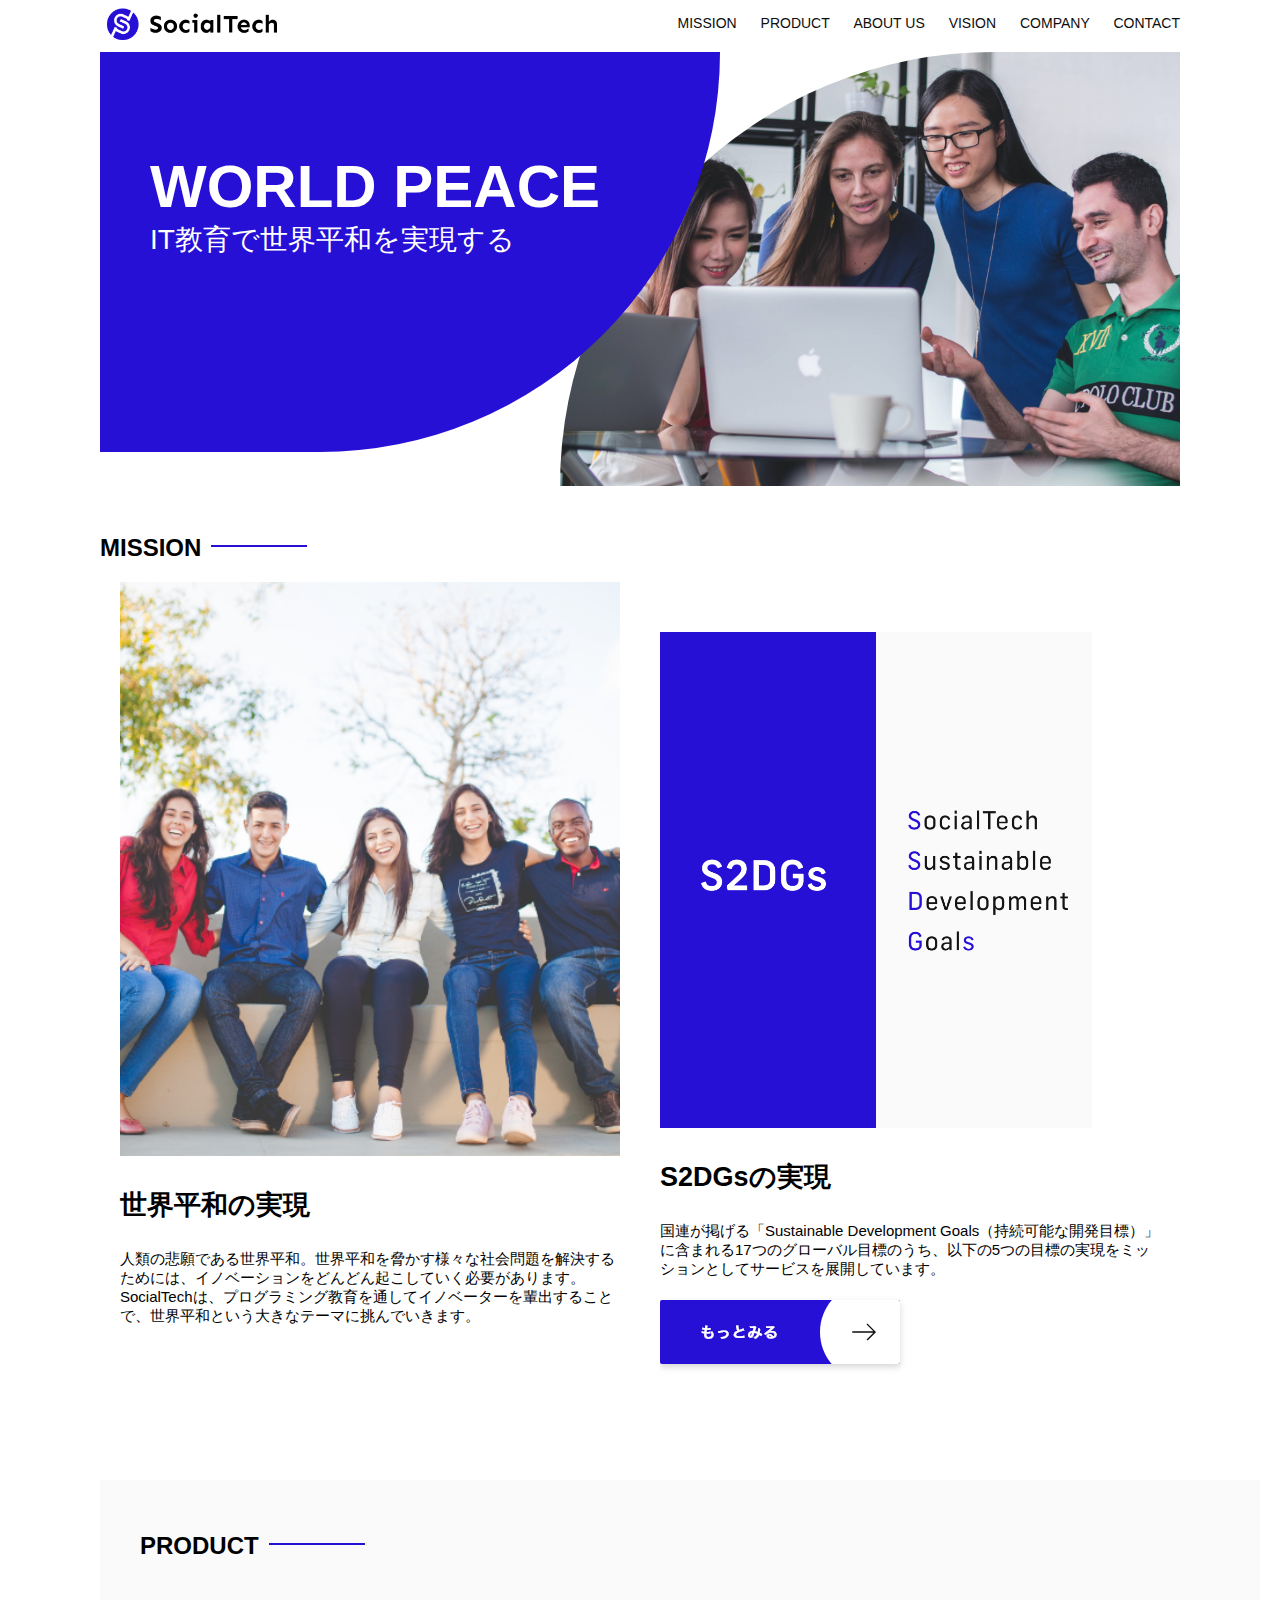
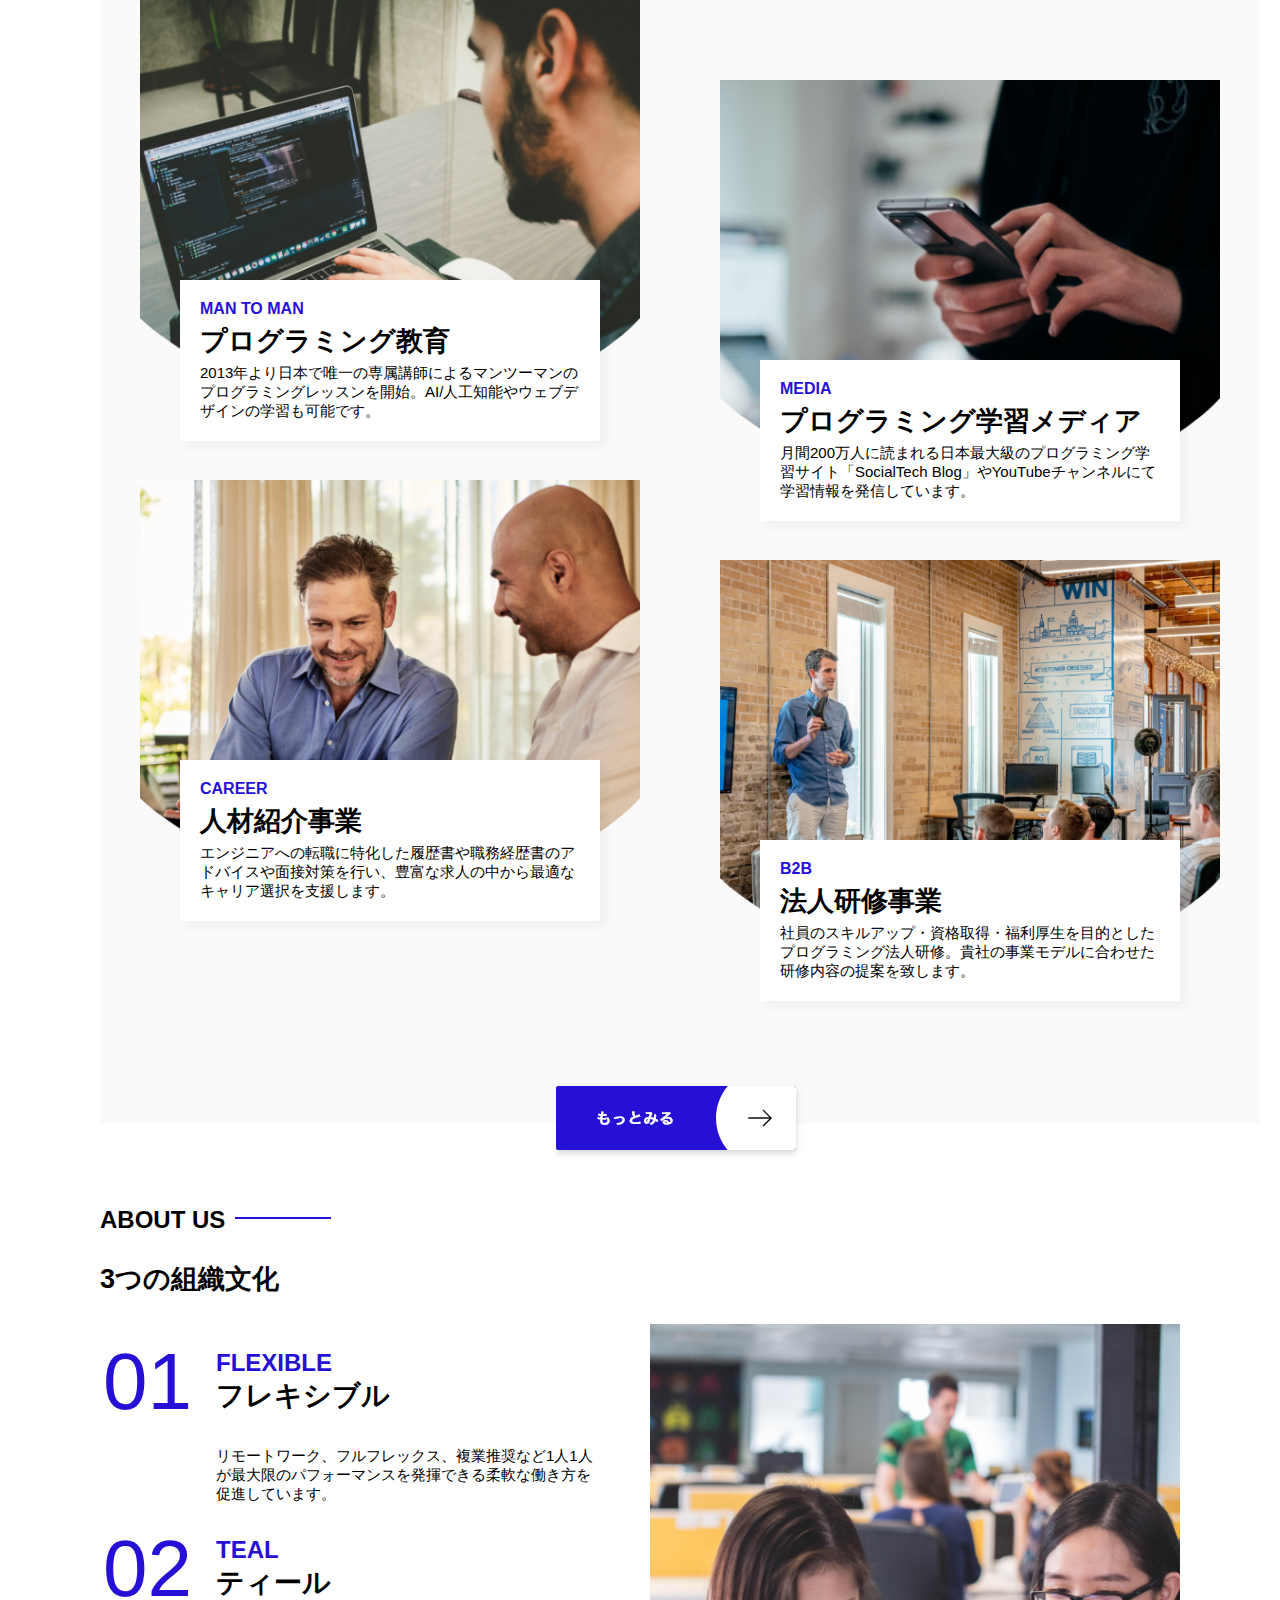
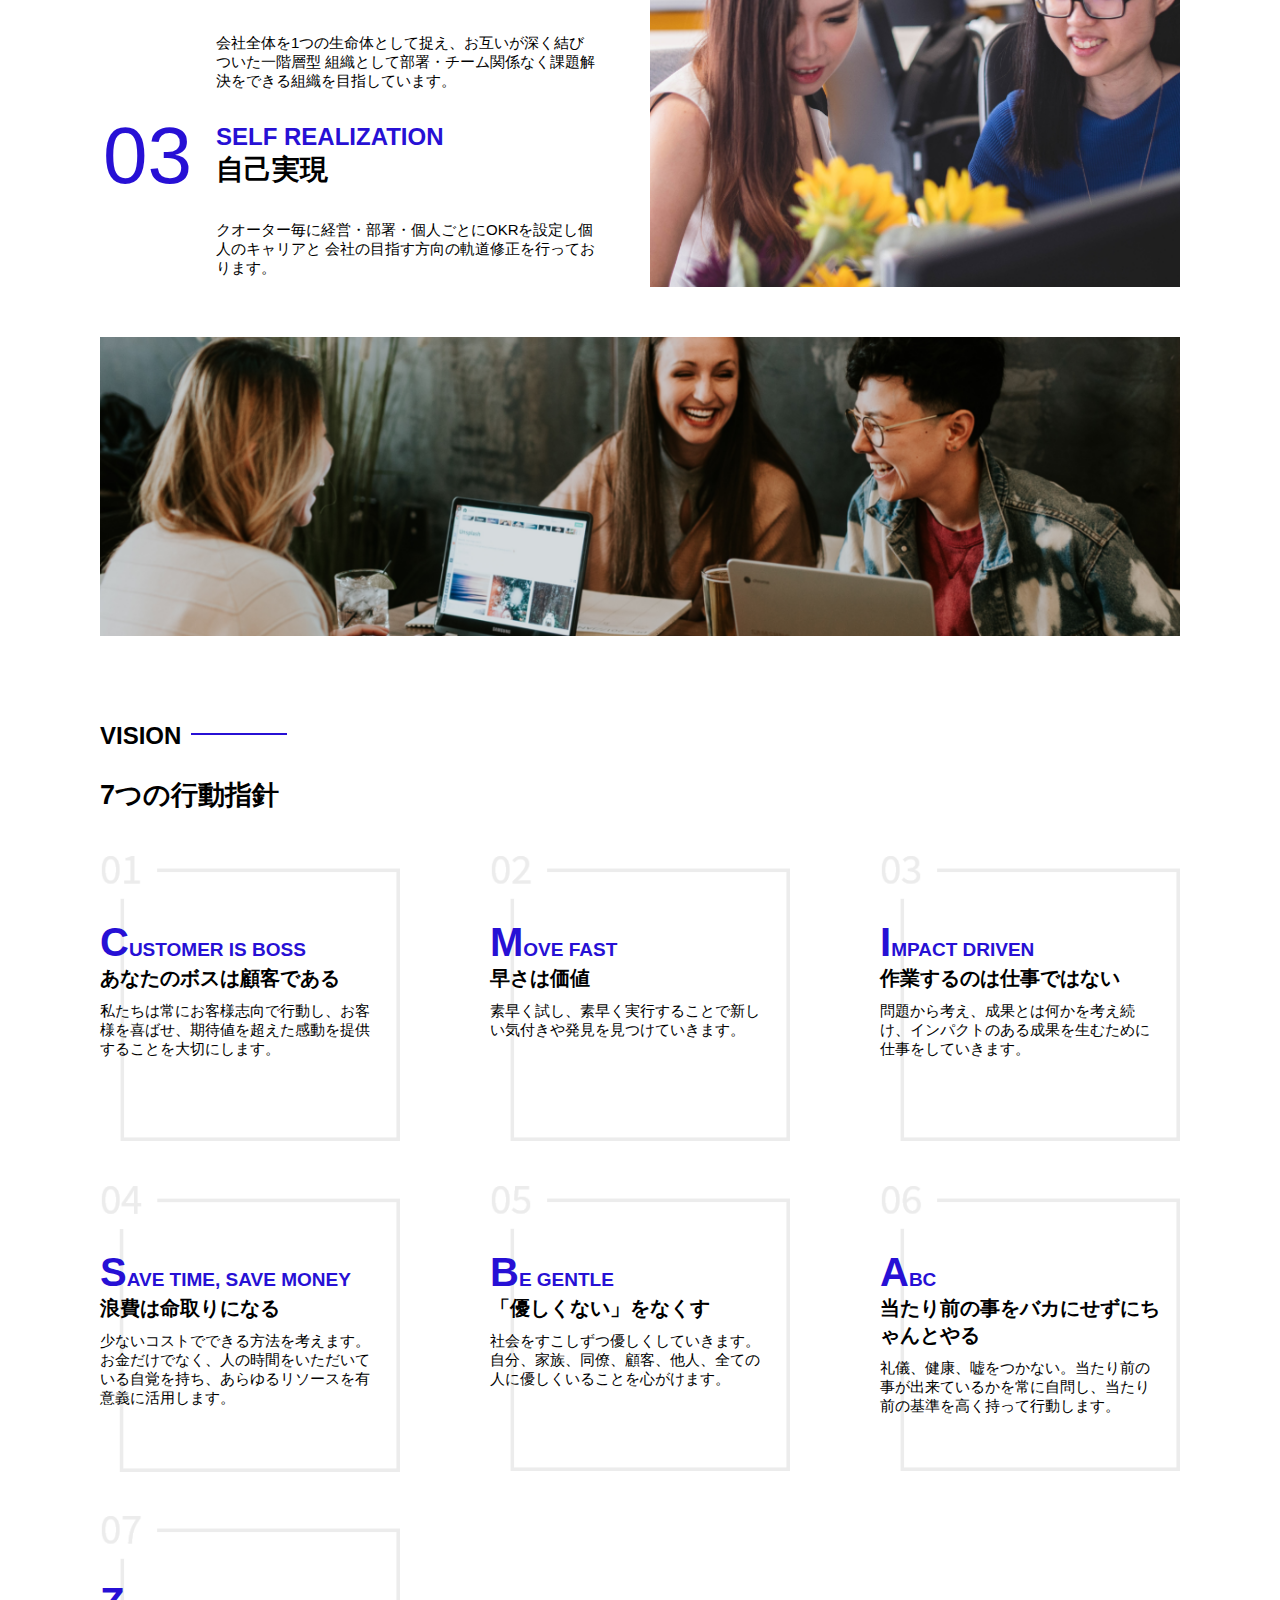
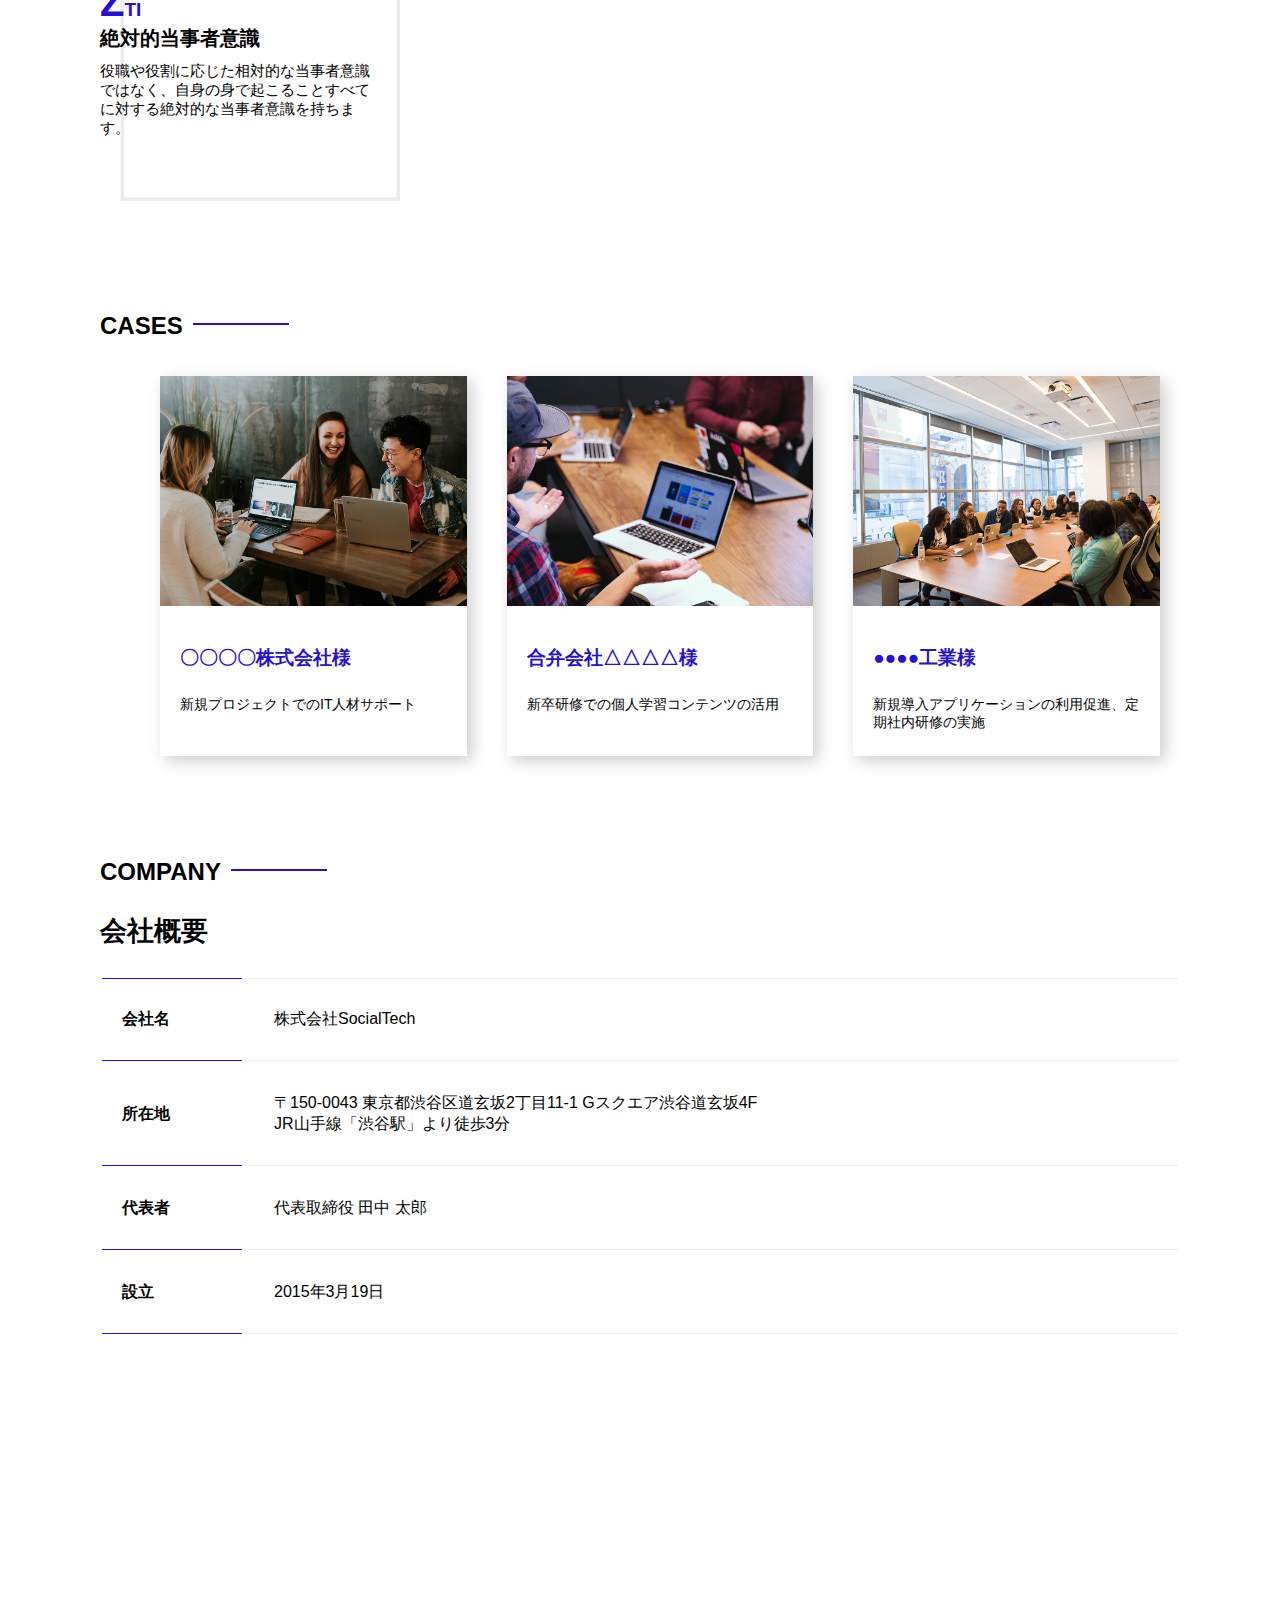
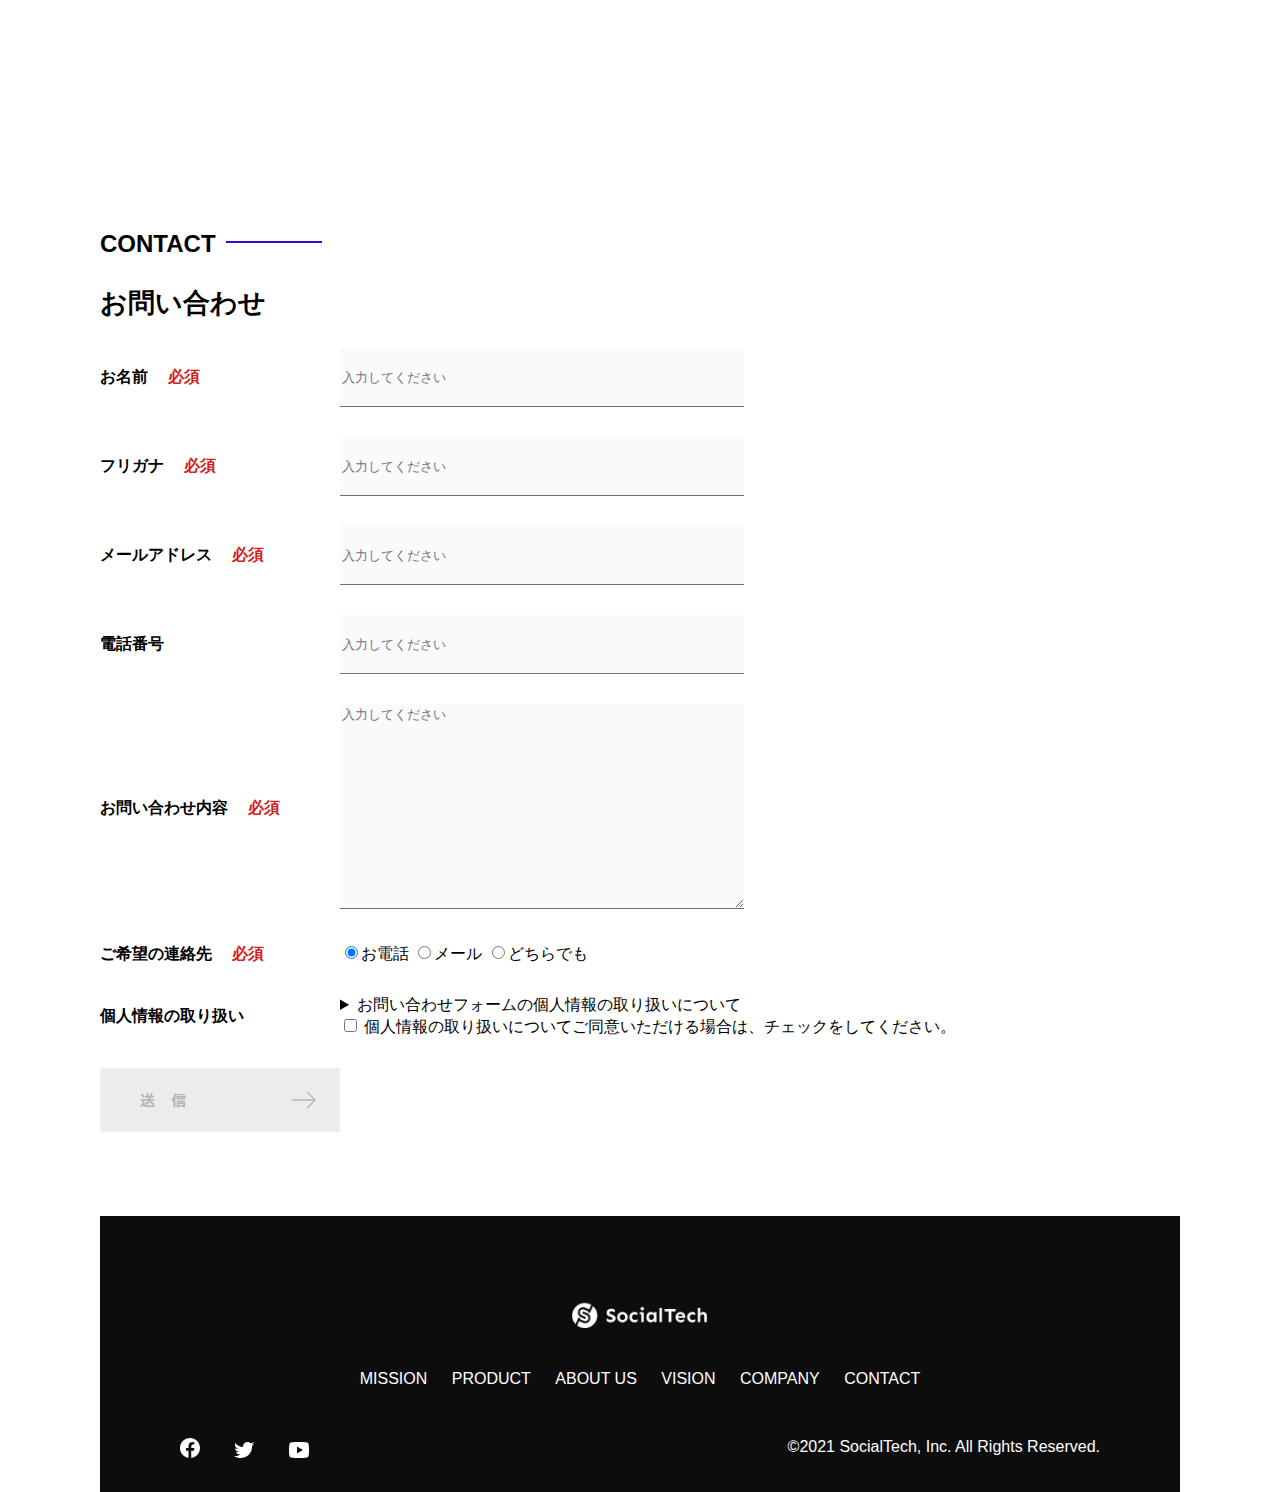
<file: kadai_012/index.html>
<!DOCTYPE html>
<html>
  <head>
    <title>SocialTech</title>
    <meta charset="UTF-8" />
    <meta
      name="description"
      content="SocialTechはEdTech業界のリーディングカンパニーを目指します。"
    />
    <meta name="viewport" content="width=device-width, initial-scale=1.0" />
    <link rel="stylesheet" href="style.css" />
  </head>
  <body>
    <!-- ヘッダー -->
    <header>
      <!-- ロゴ -->
      <a href="index.html" id="logo"
        ><img src="images/logo.png" alt="トップページに戻る"
      /></a>

      <!-- PC用ナビゲーション -->
      <nav id="nav-pc">
        <a href="mission.html">MISSION</a>
        <a href="product.html">PRODUCT</a>
        <a href="index.html#aboutus">ABOUT US</a>
        <a href="index.html#vision">VISION</a>
        <a href="index.html#company">COMPANY</a>
        <a href="index.html#contact">CONTACT</a>
      </nav>
    </header>
    <main>
      <article>
        <!-- メインビジュアル -->
        <section id="main-visual">
          <div id="main-message">
            <h1>WORLD PEACE</h1>
            <p>IT教育で世界平和を実現する</p>
          </div>
          <img
            src="images/index/index-main.png"
            alt="PCの周りに集まる多国籍の仲間たち"
          />
        </section>
        <!--ミッション-->
        <section id="mission">
          <h2 class="index-h2">MISSION</h2>
          <div id="mission-flex">
            <div>
              <img
                id="mission-photo"
                src="images/index/index-mission.png"
                alt="屋外のベンチで写真を撮影する多国籍の仲間たち"
              />
              <h3>世界平和の実現</h3>
              <p>
                人類の悲願である世界平和。世界平和を脅かす様々な社会問題を解決するためには、イノベーションをどんどん起こしていく必要があります。SocialTechは、プログラミング教育を通してイノベーターを輩出することで、世界平和という大きなテーマに挑んでいきます。
              </p>
            </div>
            <div>
              <img id="s2dgs" src="images/index/s2dgs.png" alt="S2DGs" />
              <h3>S2DGsの実現</h3>
              <p>
                国連が掲げる「Sustainable Development
                Goals（持続可能な開発目標）」に含まれる17つのグローバル目標のうち、以下の5つの目標の実現をミッションとしてサービスを展開しています。
              </p>
              <a href="mission.html">
                <img src="images/button-more.png" alt="もっとみる" />
              </a>
            </div>
          </div>
        </section>
        <!-- プロダクト -->
        <section id="product">
          <h2 class="index-h2">PRODUCT</h2>
          <div>
            <div id="product-left">
              <div>
                <img
                  class="product-photo"
                  src="images/index/index-mantoman.png"
                  alt="PCでコードを書く男性"
                />
                <div class="product-explain">
                  <span>MAN TO MAN</span>
                  <h3>プログラミング教育</h3>
                  <p>
                    2013年より日本で唯一の専属講師によるマンツーマンのプログラミングレッスンを開始。AI/人工知能やウェブデザインの学習も可能です。
                  </p>
                </div>
              </div>
              <div>
                <img
                  class="product-photo"
                  src="images/index/index-career.png"
                  alt="笑顔で話し合う2人の男性"
                />
                <div class="product-explain">
                  <span>CAREER</span>
                  <h3>人材紹介事業</h3>
                  <p>
                    エンジニアへの転職に特化した履歴書や職務経歴書のアドバイスや面接対策を行い、豊富な求人の中から最適なキャリア選択を支援します。
                  </p>
                </div>
              </div>
            </div>
            <div id="product-right">
              <div>
                <img
                  class="product-photo"
                  src="images/index/index-media.png"
                  alt="スマートフォンを操作する人"
                />
                <div class="product-explain">
                  <span>MEDIA</span>
                  <h3>プログラミング学習メディア</h3>
                  <p>
                    月間200万人に読まれる日本最大級のプログラミング学習サイト「SocialTech
                    Blog」やYouTubeチャンネルにて学習情報を発信しています。
                  </p>
                </div>
              </div>
              <div>
                <img
                  class="product-photo"
                  src="images/index/index-b2b.png"
                  alt="講演中の男性とそれを聴く人々"
                />
                <div class="product-explain">
                  <span>B2B</span>
                  <h3>法人研修事業</h3>
                  <p>
                    社員のスキルアップ・資格取得・福利厚生を目的としたプログラミング法人研修。貴社の事業モデルに合わせた研修内容の提案を致します。
                  </p>
                </div>
              </div>
            </div>
          </div>
          <div>
            <a id="product-more" href="product.html">
              <img src="images/button-more.png" alt="もっとみる" />
            </a>
          </div>
        </section>
        <!---ABOUT US-->
        <section id="aboutus">
          <h2 class="index-h2">ABOUT US</h2>
          <h3>3つの組織文化</h3>
          <div>
            <table class="culture-table">
              <tr>
                <td>
                  <span class="culture-num">01</span>
                </td>
                <td>
                  <span class="culture-en">FLEXIBLE</span>
                  <span class="culture-jp">フレキシブル</span>
                </td>
              </tr>
              <tr>
                <td>
                  <!--空のセル-->
                </td>
                <td>
                  <p class="culture-description">
                    リモートワーク、フルフレックス、複業推奨など1人1人が最大限のパフォーマンスを発揮できる柔軟な働き方を促進しています。
                  </p>
                </td>
              </tr>
              <tr>
                <td>
                  <span class="culture-num">02</span>
                </td>
                <td>
                  <span class="culture-en">TEAL</span>
                  <span class="culture-jp">ティール</span>
                </td>
              </tr>
              <tr>
                <td>
                  <!--空のセル-->
                </td>
                <td>
                  <p class="culture-description">
                    会社全体を1つの生命体として捉え、お互いが深く結びついた一階層型
                    組織として部署・チーム関係なく課題解決をできる組織を目指しています。
                  </p>
                </td>
              </tr>
              <tr>
                <td>
                  <span class="culture-num">03</span>
                </td>
                <td>
                  <span class="culture-en">SELF REALIZATION</span>
                  <span class="culture-jp">自己実現</span>
                </td>
              </tr>
              <tr>
                <td>
                  <!--空のセル-->
                </td>
                <td>
                  <p class="culture-description">
                    クオーター毎に経営・部署・個人ごとにOKRを設定し個人のキャリアと
                    会社の目指す方向の軌道修正を行っております。
                  </p>
                </td>
              </tr>
            </table>
            <img
              class="culture-img"
              src="images/index/index-aboutus1.png"
              alt="笑顔で話し合う2人の女性"
            />
          </div>
          <img
            class="culture-img2"
            src="images/index/index-aboutus2.png"
            alt="笑顔で話し合う3人の男女"
          />
        </section>
        <!-- VISION -->
        <section id="vision">
          <h2 class="index-h2">VISION</h2>
          <h3>7つの行動指針</h3>
          <div>
            <div class="vision-box">
              <img src="images/index/vision-01.png" alt="01" />
              <span>
                <h4>CUSTOMER IS BOSS</h4>
                <h5>あなたのボスは顧客である</h5>
                <p>
                  私たちは常にお客様志向で行動し、お客様を喜ばせ、期待値を超えた感動を提供することを大切にします。
                </p>
              </span>
            </div>
            <div class="vision-box">
              <img src="images/index/vision-02.png" alt="02" />
              <span>
                <h4>MOVE FAST</h4>
                <h5>早さは価値</h5>
                <p>
                  素早く試し、素早く実行することで新しい気付きや発見を見つけていきます。
                </p>
              </span>
            </div>
            <div class="vision-box">
              <img src="images/index/vision-03.png" alt="03" />
              <span>
                <h4>IMPACT DRIVEN</h4>
                <h5>作業するのは仕事ではない</h5>
                <p>
                  問題から考え、成果とは何かを考え続け、インパクトのある成果を生むために仕事をしていきます。
                </p>
              </span>
            </div>
            <div class="vision-box">
              <img src="images/index/vision-04.png" alt="04" />
              <span>
                <h4>SAVE TIME, SAVE MONEY</h4>
                <h5>浪費は命取りになる</h5>
                <p>
                  少ないコストでできる方法を考えます。お金だけでなく、人の時間をいただいている自覚を持ち、あらゆるリソースを有意義に活用します。
                </p>
              </span>
            </div>
            <div class="vision-box">
              <img src="images/index/vision-05.png" alt="05" />
              <span>
                <h4>BE GENTLE</h4>
                <h5>「優しくない」をなくす</h5>
                <p>
                  社会をすこしずつ優しくしていきます。自分、家族、同僚、顧客、他人、全ての人に優しくいることを心がけます。
                </p>
              </span>
            </div>
            <div class="vision-box">
              <img src="images/index/vision-06.png" alt="06" />
              <span>
                <h4>ABC</h4>
                <h5>当たり前の事をバカにせずにちゃんとやる</h5>
                <p>
                  礼儀、健康、嘘をつかない。当たり前の事が出来ているかを常に自問し、当たり前の基準を高く持って行動します。
                </p>
              </span>
            </div>
            <div class="vision-box">
              <img src="images/index/vision-07.png" alt="07" />
              <span>
                <h4>ZTI</h4>
                <h5>絶対的当事者意識</h5>
                <p>
                  役職や役割に応じた相対的な当事者意識ではなく、自身の身で起こることすべてに対する絶対的な当事者意識を持ちます。
                </p>
              </span>
            </div>
          </div>
        </section>
        <!-- CASES -->
        <section id="cases">
          <h2 class="index-h2">CASES</h2>
          <ul>
            <li class="case-card">
              <img class="case-img" src="images/index/case-1.png" alt="仲良く語り合う3人">
              <div class="case-info">
                <h4 class="case-name">〇〇〇〇株式会社様</h4>
                <p class="case-content">新規プロジェクトでのIT人材サポート</p>
              </div>
            </li>
            <li class="case-card">
              <img class="case-img" src="images/index/case-2.png" alt="PCでコンテンツを見る">
              <div class="case-info">
                <h4 class="case-name">合弁会社△△△△様</h4>
                <p class="case-content">新卒研修での個人学習コンテンツの活用</p>
              </div>
            </li>
            <li class="case-card">
              <img class="case-img" src="images/index/case-3.png" alt="社内研修中の会議室">
              <div class="case-info">
                <h4 class="case-name">●●●●工業様</h4>
                <p class="case-content">新規導入アプリケーションの利用促進、定期社内研修の実施</p>
              </div>
            </li>
          </ul>
        </section>

        <!-- COMPANY -->
        <section id="company">
          <h2 class="index-h2">COMPANY</h2>
          <h3>会社概要</h3>
          <table id="company-table">
            <tr>
              <th class="tableheader-first">会社名</th>
              <td class="cell-first">株式会社SocialTech</td>
            </tr>
            <tr>
              <th class="tableheader">所在地</th>
              <td class="cell">
                〒150-0043 東京都渋谷区道玄坂2丁目11-1 Gスクエア渋谷道玄坂4F<br />JR山手線「渋谷駅」より徒歩3分
              </td>
            </tr>
            <tr>
              <th class="tableheader">代表者</th>
              <td class="cell">代表取締役 田中 太郎</td>
            </tr>
            <tr>
              <th class="tableheader">設立</th>
              <td class="cell">2015年3月19日</td>
            </tr>
          </table>
          <iframe
            src="https://www.google.com/maps/embed?pb=!1m18!1m12!1m3!1d3241.7759544892483!2d139.69399665123464!3d35.65789123876098!2m3!1f0!2f0!3f0!3m2!1i1024!2i768!4f13.1!3m3!1m2!1s0x60188caa0042e8d1%3A0xba130bea826a7aa2!2z44CSMTUwLTAwNDMg5p2x5Lqs6YO95riL6LC35Yy66YGT546E5Z2C77yS5LiB55uu77yR77yR4oiS77yR!5e0!3m2!1sja!2sjp!4v1636872991912!5m2!1sja!2sjp"
            style="border: 0"
            allowfullscreen=""
            loading="lazy"
          >
          </iframe>
        </section>
        <!-- お問い合わせフォーム -->
        <section id="contact">
          <h2 class="index-h2">CONTACT</h2>
          <h3>お問い合わせ</h3>
          <form>
            <div>
              <div class="contact-heading">
                <label class="contact-label"
                  >お名前<span class="contact-span">必須</span></label
                >
              </div>
              <div class="contact-form">
                <input
                  type="text"
                  name="name"
                  placeholder="入力してください"
                  class="contact-textbox"
                />
              </div>
            </div>
            <div>
              <div class="contact-heading">
                <label class="contact-label"
                  >フリガナ<span class="contact-span">必須</span></label
                >
              </div>
              <div>
                <input
                  type="text"
                  name="hurigana"
                  placeholder="入力してください"
                  class="contact-textbox"
                />
              </div>
            </div>
            <div>
              <div class="contact-heading">
                <label class="contact-label"
                  >メールアドレス<span class="contact-span">必須</span></label
                >
              </div>
              <div>
                <input
                  type="text"
                  name="email"
                  placeholder="入力してください"
                  class="contact-textbox"
                />
              </div>
            </div>
            <div>
              <div class="contact-heading">
                <label class="contact-label">電話番号</label>
              </div>
              <div>
                <input
                  type="text"
                  name="tel"
                  placeholder="入力してください"
                  class="contact-textbox"
                />
              </div>
            </div>
            <div>
              <div class="contact-heading">
                <label class="contact-label"
                  >お問い合わせ内容<span class="contact-span">必須</span></label
                >
              </div>
              <div>
                <textarea
                  class="contact-textarea"
                  placeholder="入力してください"
                  name="message"
                ></textarea>
              </div>
            </div>
            <div>
              <div class="contact-heading">
                <label class="contact-label"
                  >ご希望の連絡先<span class="contact-span">必須</span></label
                >
              </div>
              <div>
                <input
                  class="radiobutton"
                  type="radio"
                  value="tel"
                  name="contact"
                  checked
                /><label>お電話</label>
                <input
                  class="radiobutton"
                  type="radio"
                  value="mail"
                  name="contact"
                /><label>メール</label>
                <input
                  class="radiobutton"
                  type="radio"
                  value="both"
                  name="contact"
                /><label>どちらでも</label>
              </div>
            </div>
            <div>
              <div class="contact-heading">
                <label class="contact-label">個人情報の取り扱い</label>
              </div>
              <div>
                <details>
                  <summary>
                    お問い合わせフォームの個人情報の取り扱いについて
                  </summary>
                  <div>
                    <span>１．組織の名称又は氏名</span><br />
                    株式会社SocialTech<br /><br />
                    <span
                      >２．個人情報保護管理者（若しくはその代理人）の氏名又は職名、所属及び連絡先
                      鈴木 一郎 コーポレート部</span
                    ><br />
                    メールアドレス：support@socialtech.net<br />
                    TEL：03-xxxx-xxxx<br />
                    <span>３．個人情報の利用目的</span><br />
                    ・本サービス及び本サービスに関連する情報の提供又はそれらに関する連絡のため<br />
                    ・ユーザーの本人確認のため<br />
                    ・当社サービスのご案内のため<br />
                    ・当社の商品等の広告または宣伝（電子メールによるものを含むものとします。）<br /><br />
                    <span>４．個人情報の取り扱い業務の委託</span><br />
                    個人情報の取扱業務の全部または一部を外部に業務委託する場合があります。<br />
                    その際、弊社は、個人情報を適切に保護できる管理体制を敷き実行していることを条件として<br />
                    委託先を厳選したうえで、機密保持契約を委託先と締結し、お客様の個人情報を厳密に管理させます。<br /><br />
                    <span>５．個人情報の開示等の請求</span><br />
                    お客様は、弊社に対してご自身の個人情報の開示等（利用目的の通知、開示、内容の訂正・追加・削除、利用の停止または消去、第三者への提供の停止）に関して、当社問合わせ窓口に申し出ることができます。<br />
                    その際、弊社はお客様ご本人を確認させていただいたうえで、合理的な期間内に対応いたします。<br /><br />
                    なお、個人情報に関する弊社問合わせ先は、次の通りです。<br /><br />
                    株式会社SocialTech　個人情報問合せ窓口<br />
                    〒150-0043　東京都渋谷区道玄坂2丁目11-1 Ｇスクエア渋谷道玄坂
                    4F<br />
                    メールアドレス：support@socialtech.net　TEL：03-xxxx-xxxx<br /><br />
                    <span>６．個人情報を提供されることの任意性について</span
                    ><br /><br />
                    お客様がご自身の個人情報を弊社に提供されるか否かは、お客様のご判断によりますが、もしご提供されない場合には、適切なサービスが提供できない場合がありますので予めご了承ください。
                  </div>
                </details>
                <input type="checkbox" name="agree" />
                <span
                  >個人情報の取り扱いについてご同意いただける場合は、チェックをしてください。</span
                >
              </div>
            </div>
            <input
              type="image"
              value="Submit"
              src="images/button-submit.png"
              alt="送信する"
            />
          </form>
        </section>
      </article>
      <footer>
        <div id="footer-logo">
          <img src="images/logo-sp.png" alt="SocialTech" />
        </div>
        <div id="footer-link">
          <a href="mission.html">MISSION</a>
          <a href="product.html">PRODUCT</a>
          <a href="index.html#aboutus">ABOUT US</a>
          <a href="index.html#vision">VISION</a>
          <a href="index.html#company">COMPANY</a>
          <a href="index.html#contact">CONTACT</a>
        </div>
        <div id="sns-footer">
          <a href="https://www.facebook.com/sejuku2013"
            ><img src="images/button-facebook.png" alt="Facebookのリンク"
          /></a>
          <a href="https://twitter.com/samuraijuku"
            ><img src="images/button-twitter.png" alt="Twitterのリンク"
          /></a>
          <a href="https://www.youtube.com/channel/UCCFOQO5aDK0xXam4cUQXT8g"
            ><img src="images/button-youtube.png" alt="YouTubeのリンク"
          /></a>
          <span id="copyright"
            >&copy;2021 SocialTech, Inc. All Rights Reserved.
          </span>
        </div>
      </footer>
    </main>
  </body>
</html>
</file>
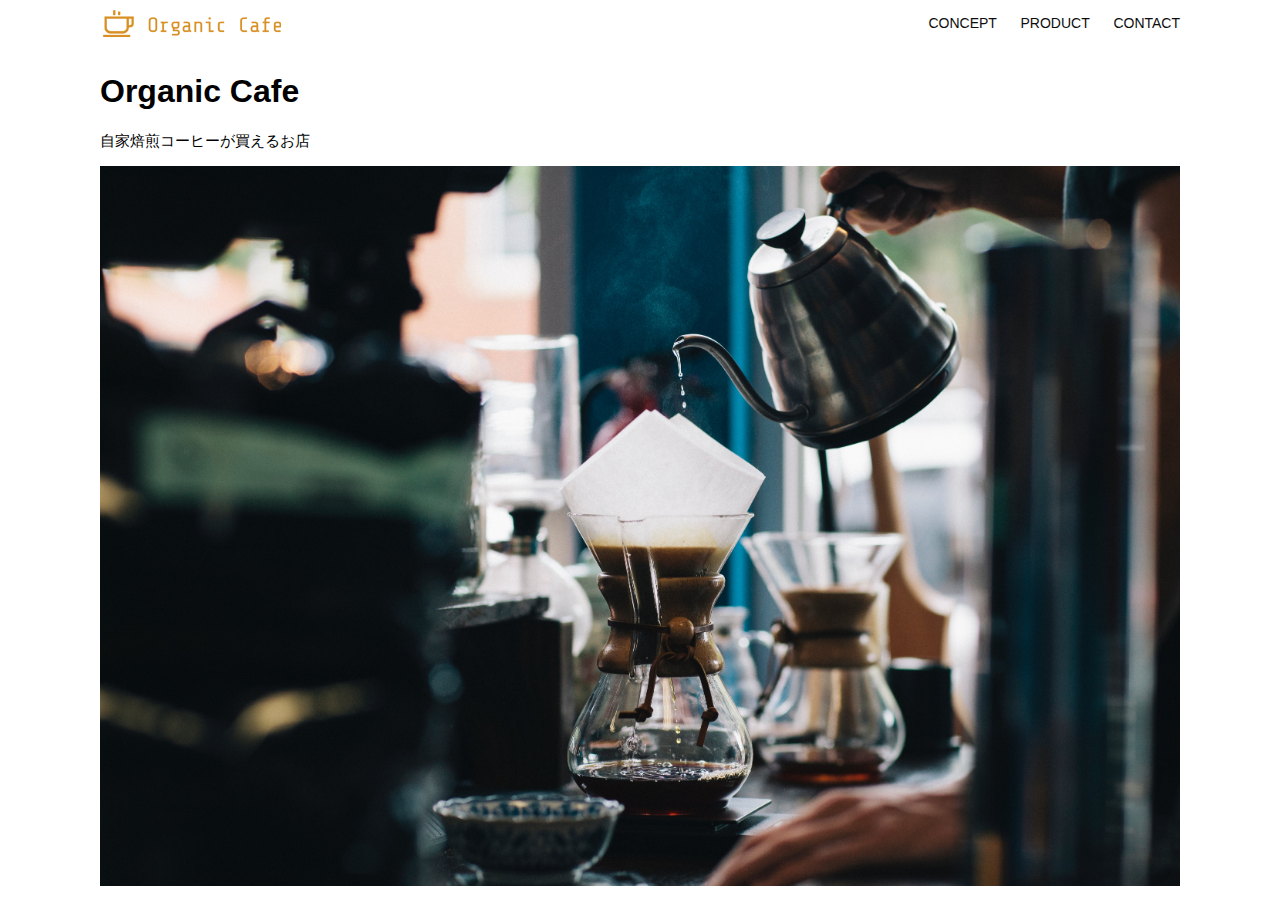
<file: kadai_013/index.html>
<!DOCTYPE html>
<html>
  <head>
    <title>Organic Cafe</title>
    <meta charset="UTF-8" />
    <meta
      name="description"
      content="自家焙煎のコーヒーがお家で楽しめるOrganic Cafe"
    />
    <meta name="viewport" content="width=device-width, initial-scale=1.0" />
    <link rel="stylesheet" href="style.css" />
  </head>
  <body>
    <!-- ヘッダー -->
    <header>
      <!-- ロゴ -->
      <a href="index.html" id="logo"
        ><img src="images/logo.png" alt="トップページに戻る"
      /></a>

      <!-- PC用ナビゲーション -->
      <img id="menu-sp" src="images/button-menu.png" alt="ナビゲーションを開く" onclick="document.getElementById('nav-sp').style.display = 'block'">
      <nav id="nav-sp">
        <img id="close" src="images/button-close.png" alt="ナビゲーションを閉じる" onclick="document.getElementById('nav-sp').style.display = 'none'">
        <a id="logo-sp" href="index.html" onclick="document.getElementById('nav-sp').style.display = 'none'">
          <img src="images/logo-sp.png" alt="トップページに戻る"></a>
        <a class="menu" href="index.html#concept" onclick="document.getElementById('nav-sp').style.display = 'none'">CONCEPT</a>
        <a class="menu" href="index.html#product" onclick="document.getElementById('nav-sp').style.display = 'none'">PRODUCT</a>
        <a class="menu" href="index.html#contact" onclick="document.getElementById('nav-sp').style.display = 'none'">CONTACT</a>
      </nav>
      <nav id="nav-pc">
        <a href="index.html#concept">CONCEPT</a>
        <a href="index.html#product">PRODUCT</a>
        <a href="index.html#contact">CONTACT</a>
      </nav>
    </header>
    <main>
      <article>
        <!-- メインビジュアル -->
        <section id="main-visual">
          <div id="main-message">
            <h1>Organic Cafe</h1>
            <p>自家焙煎コーヒーが買えるお店</p>
          </div>
          <img
            src="images/main-image.jpg"
            alt="コーヒーをハンドドリップで淹れる画像"
          />
        </section>
      </article>
    </main>
  </body>
</html>
</file>
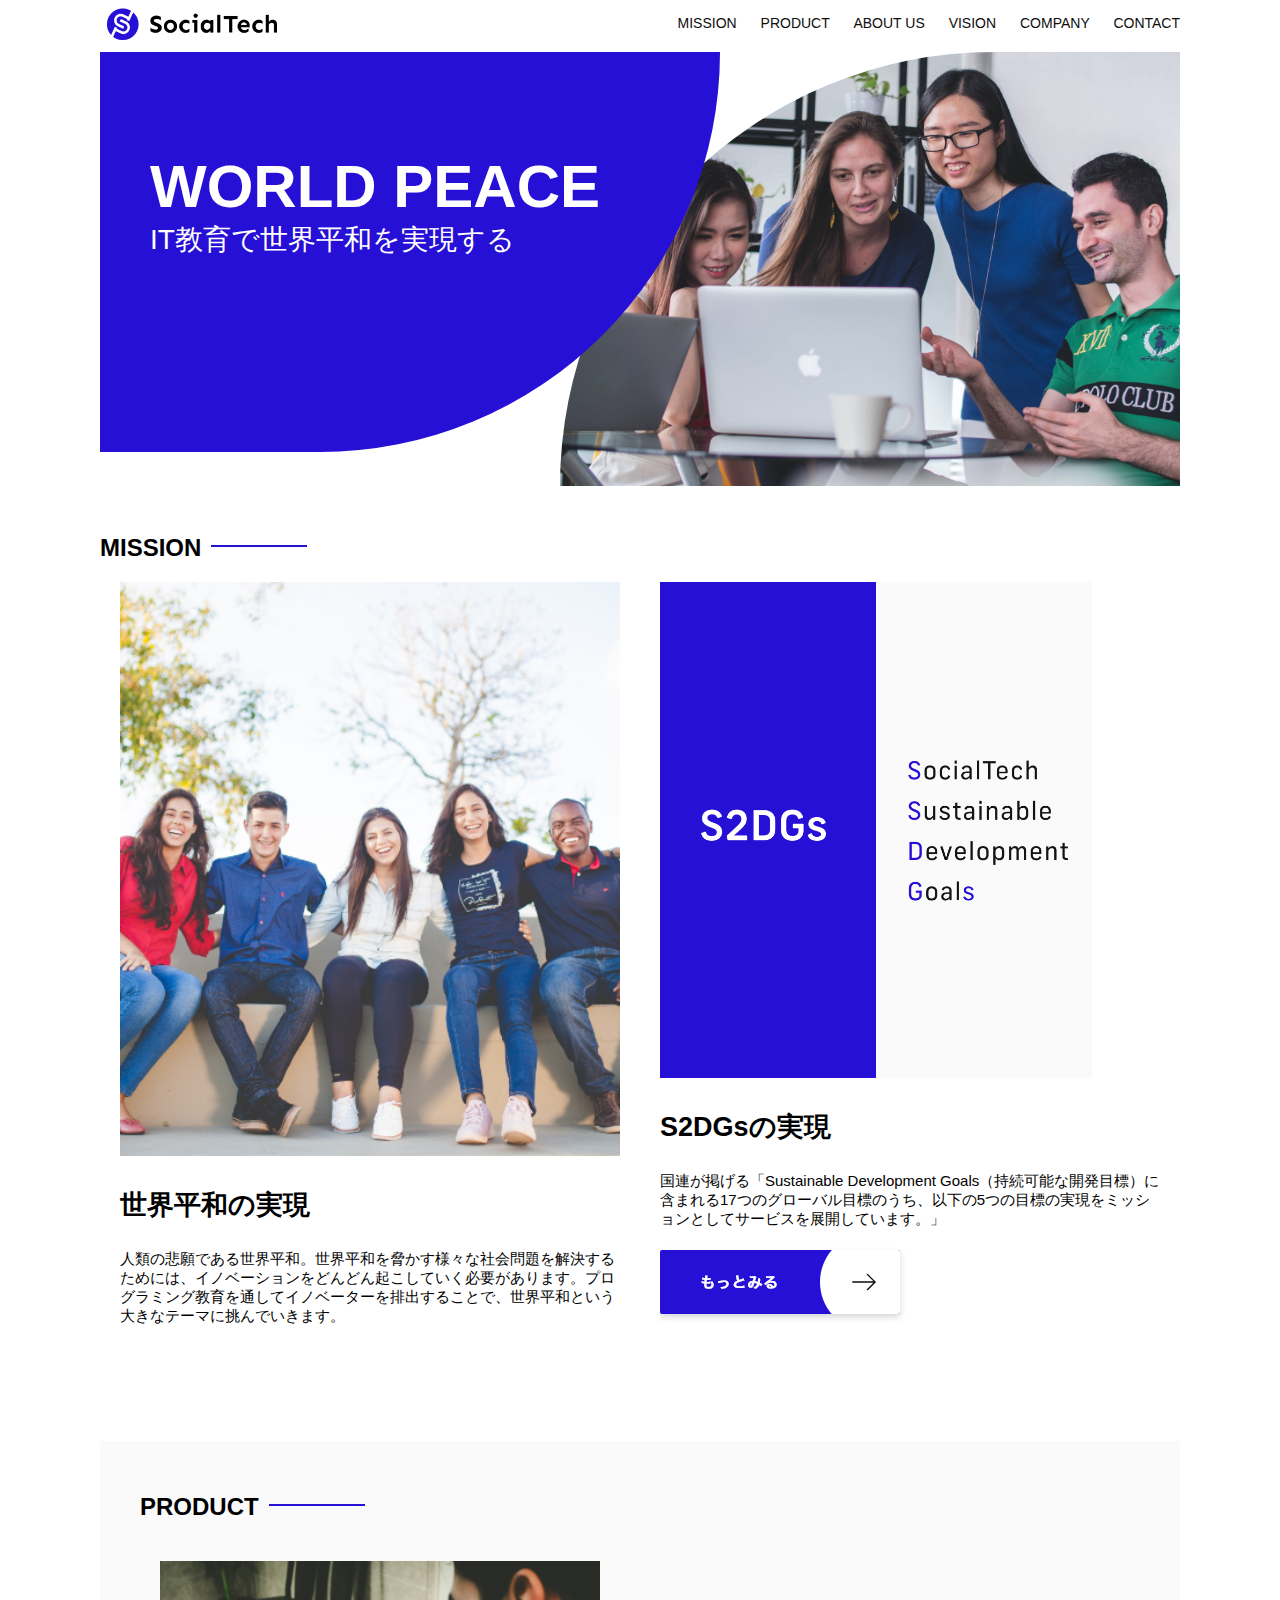
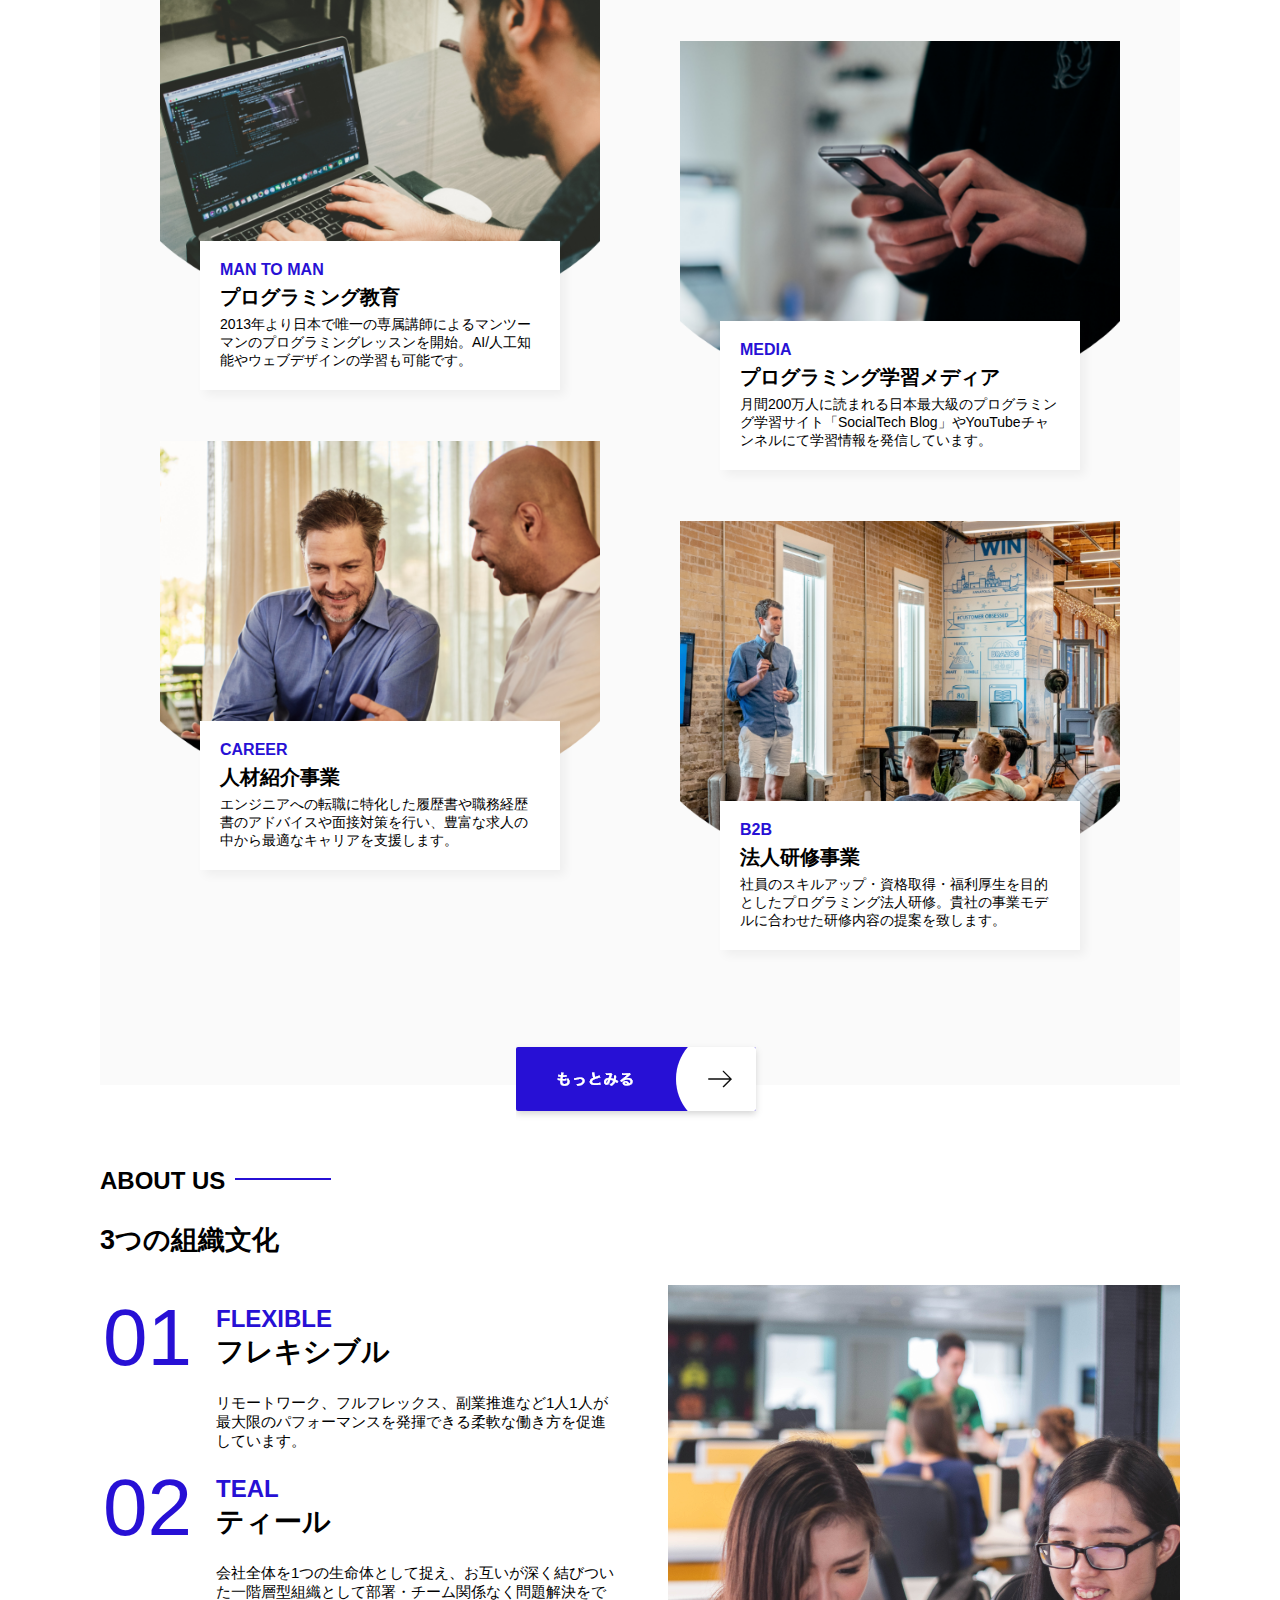
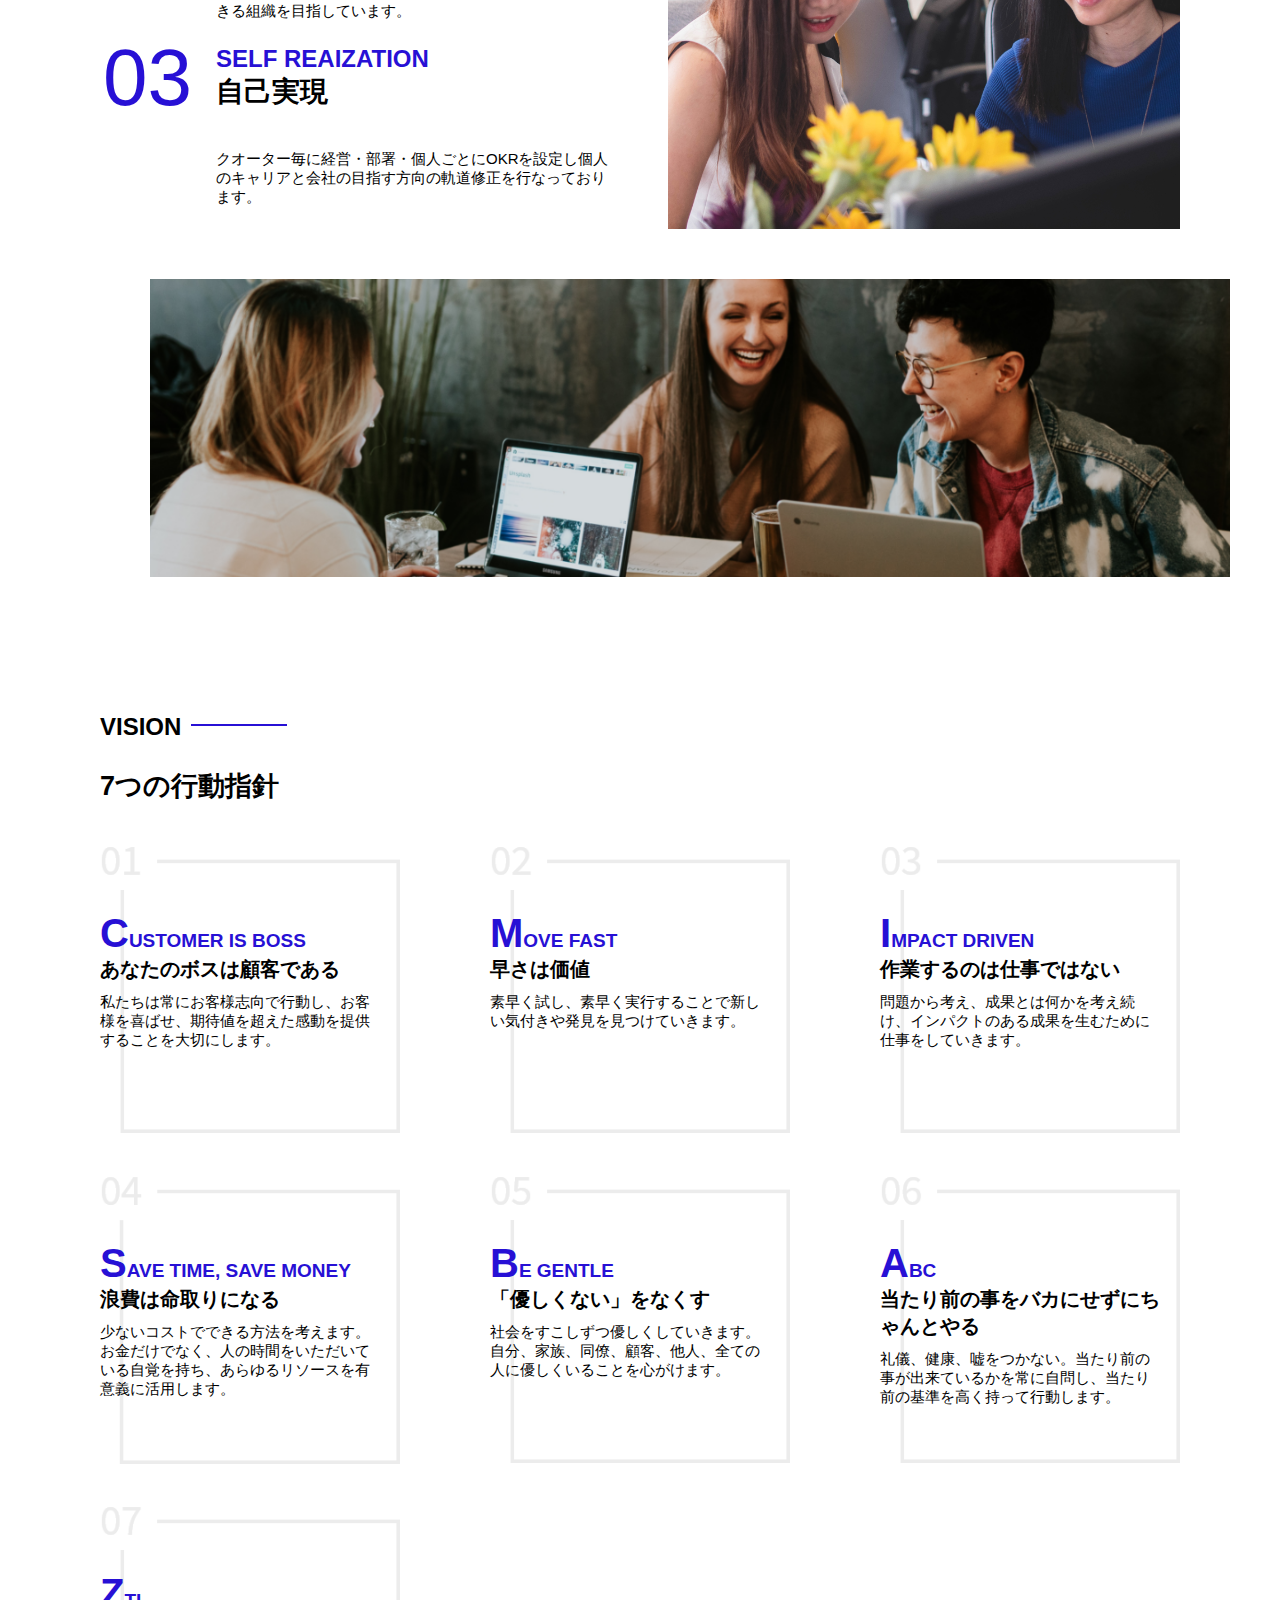
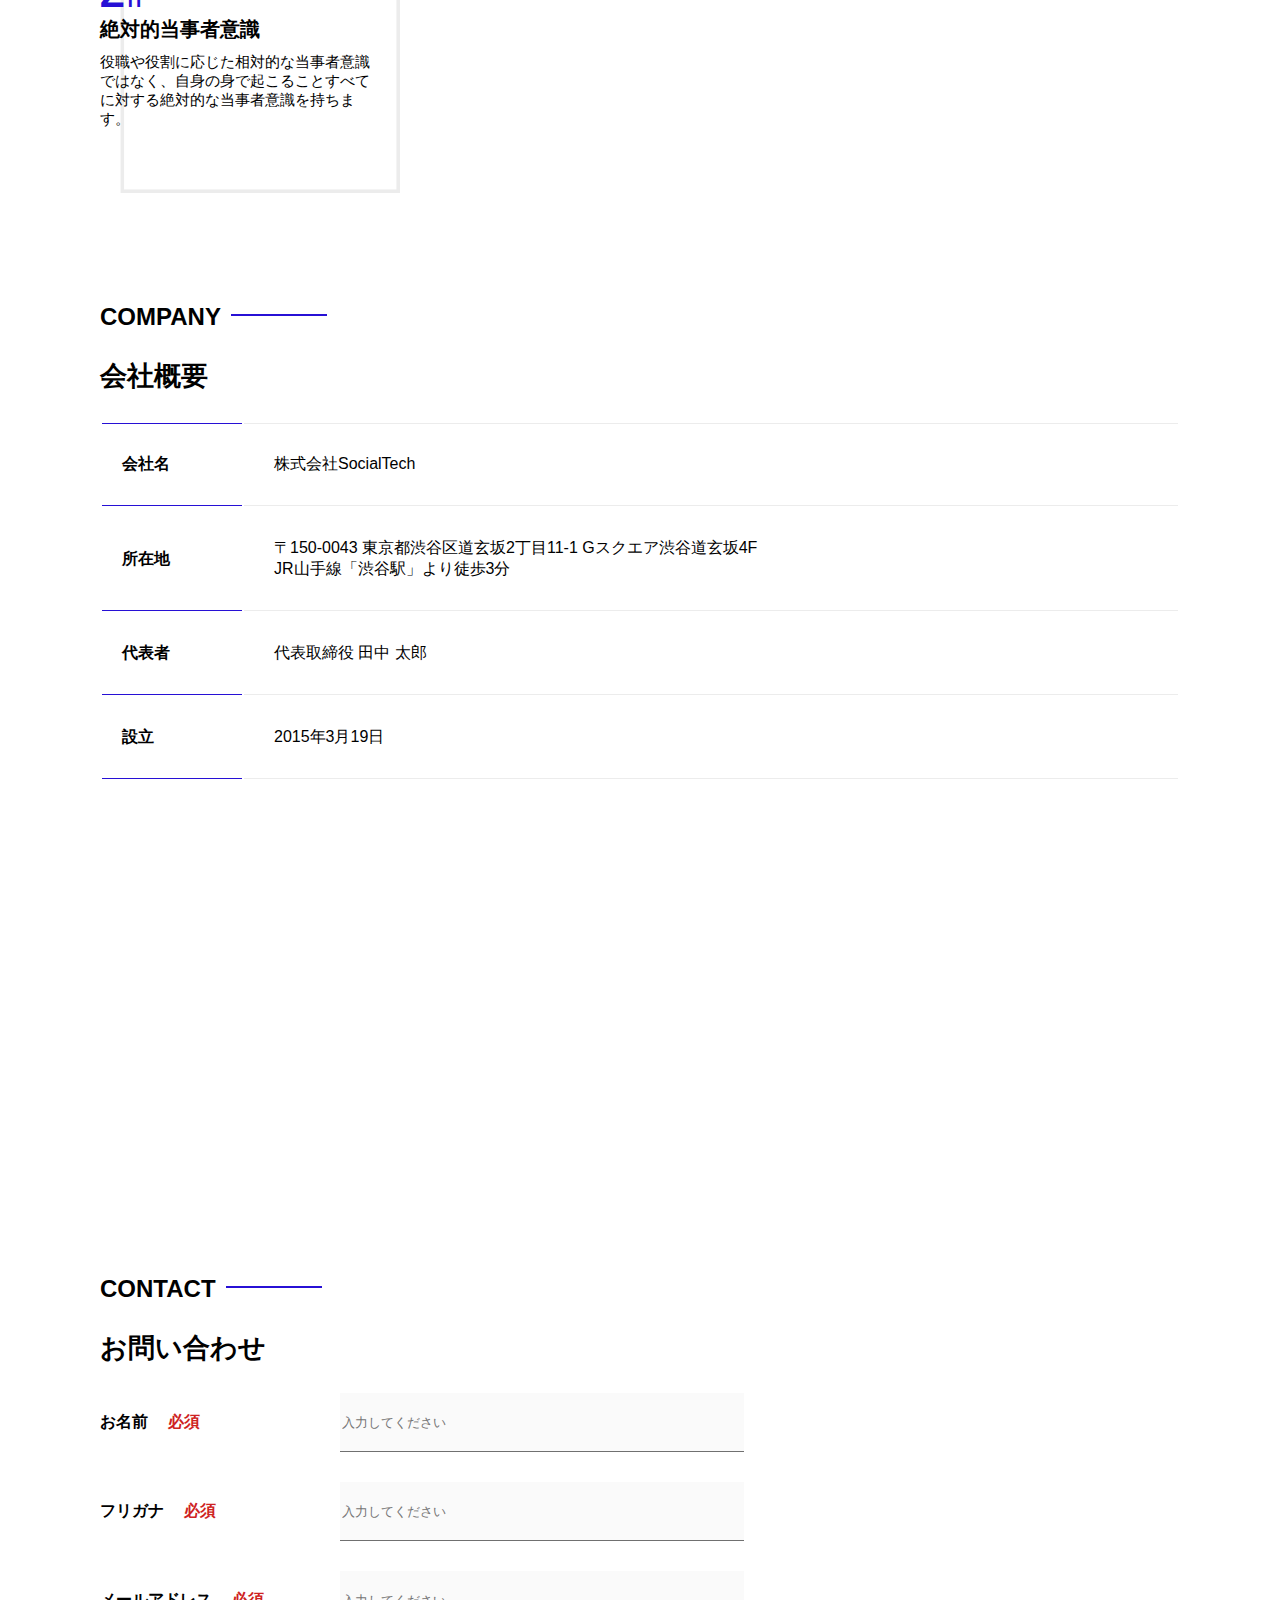
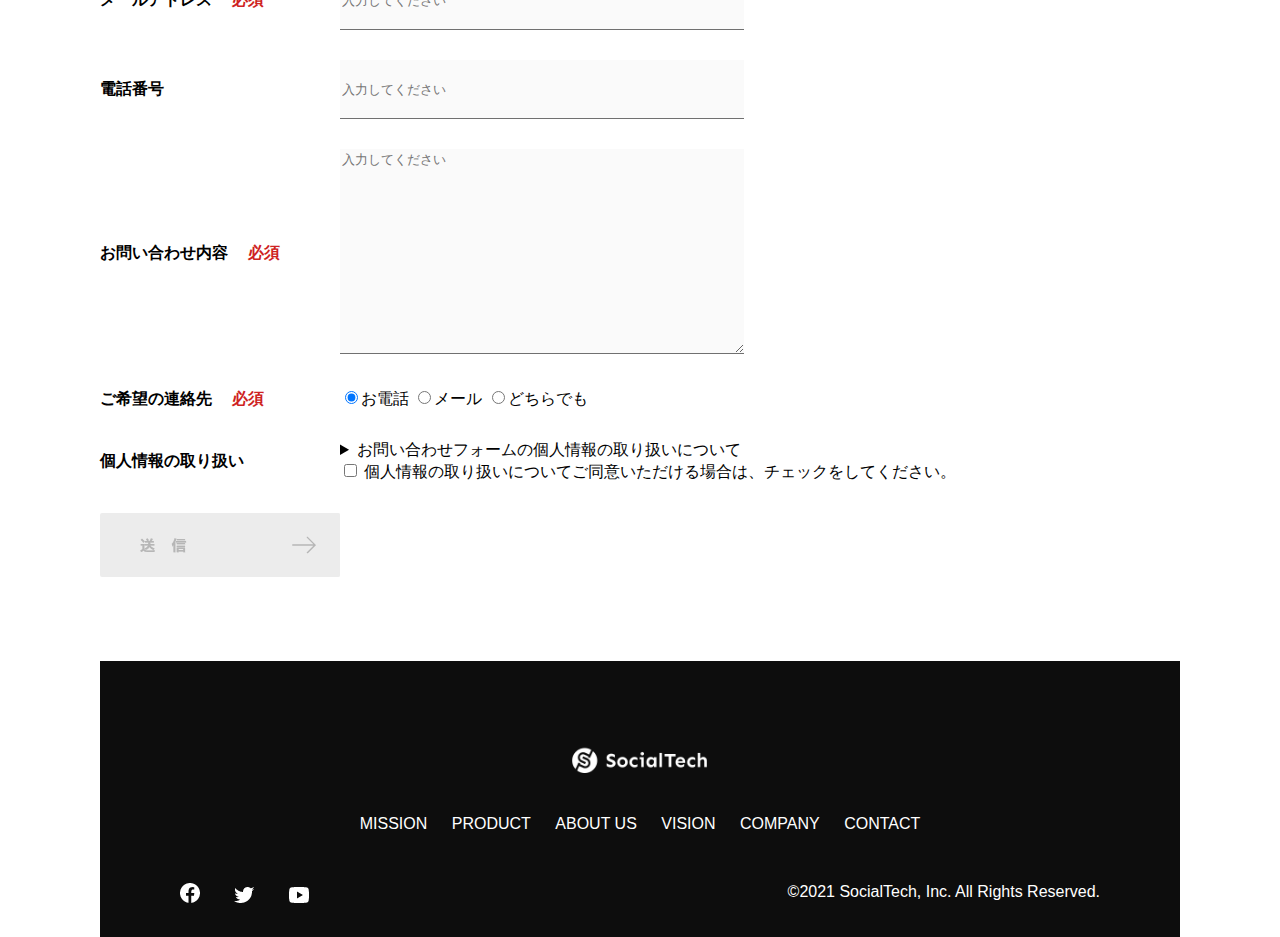
<file: kadai_tutorial_output/index.html>
<!DOCTYPE html>
<html>
    <head>
        <title>SocialTech</title>
        <meta charset="utf-8">
        <meta name="description" content="SocialTechはEdTech業界のリーディングカンパニを目指します。">
        <meta name="viewport" content="width=device-width, initial-scale=1.0%">
        <link rel="stylesheet" href="style.css">
    </head>
    <body>
        <!-- ヘッダー -->
        <header>
            <!-- ロゴ -->
            <a href="index.html" id="logo"><img src="images/logo.png" alt="トップページに戻る"></a>

        <!-- pc用ナビゲーション -->
        <nav id="nav-pc">
            <a href="mission.html">MISSION</a>
            <a href="product.html">PRODUCT</a>
            <a href="index.html#aboutus">ABOUT US</a>
            <a href="index.html#vision">VISION</a>
            <a href="index.html#company">COMPANY</a>
            <a href="index.html#contact">CONTACT</a>
        </nav>
        </header>
        <main>
            <article>
                <!-- メインビジュアル -->
                <section id="main-visual">
                    <div id="main-message">
                        <h1>WORLD PEACE</h1>
                        <p>IT教育で世界平和を実現する</p>
                    </div>
                    <img src="images/index/index-main.png" alt="PCの周りに集まる多国籍の仲間たち">
                </section>
                <!-- ミッション -->
                <section id="mission">
                    <h2 class="index-h2">MISSION</h2>
                    <div id="mission-flex">
                        <div>
                            <img id="mission-phote" src="images/index/index-mission.png" alt="屋外のベンチで写真を撮影する多国籍の仲間たち">
                            <h3>世界平和の実現</h3>
                            <p>
                                人類の悲願である世界平和。世界平和を脅かす様々な社会問題を解決するためには、イノベーションをどんどん起こしていく必要があります。プログラミング教育を通してイノベーターを排出することで、世界平和という大きなテーマに挑んでいきます。
                            </p>
                        </div>
                        <div>
                            <img id="s2dgs" src="images/index/s2dgs.png" alt="S2DGs">
                            <h3>S2DGsの実現</h3>
                            <p>国連が掲げる「Sustainable Development Goals（持続可能な開発目標）に含まれる17つのグローバル目標のうち、以下の5つの目標の実現をミッションとしてサービスを展開しています。」</p>
                            <a href="mission.html">
                                <img src="images/button-more.png" alt="もっとみる">
                            </a>
                        </div>
                    </div>
                </section>
                <!-- プロダクト -->
                <section id="product">
                    <h2 class="index-h2">PRODUCT</h2>
                    <div>
                        <div id="product-left">   
                            <div>
                                <img class="product-photo" src="images/index/index-mantoman.png" alt="PCでコードを書く男性">
                                <div class="product-explain">
                                    <span>MAN TO MAN</span>
                                    <h3>プログラミング教育</h3>
                                    <p>2013年より日本で唯一の専属講師によるマンツーマンのプログラミングレッスンを開始。AI/人工知能やウェブデザインの学習も可能です。</p>
                                </div>
                            </div>
                            <div>
                                <img class="product-photo" src="images/index/index-career.png" alt="笑顔で話し合う2人の男性">
                                <div class="product-explain">
                                    <span>CAREER</span>
                                    <h3>人材紹介事業</h3>
                                    <p>エンジニアへの転職に特化した履歴書や職務経歴書のアドバイスや面接対策を行い、豊富な求人の中から最適なキャリアを支援します。</p>
                                </div>
                            </div>                        
                        </div>
                        <div id="product-right">
                            <div>
                                <img class="product-photo" src="images/index/index-media.png" alt="スマートフォンを操作する人">
                                <div class="product-explain">
                                  <span>MEDIA</span>
                                  <h3>プログラミング学習メディア</h3>
                                  <p>月間200万人に読まれる日本最大級のプログラミング学習サイト「SocialTech Blog」やYouTubeチャンネルにて学習情報を発信しています。</p>
                                </div>
                              </div>
                              <div>
                                <img class="product-photo" src="images/index/index-b2b.png" alt="講演中の男性とそれを聴く人々">
                                <div class="product-explain">
                                  <span>B2B</span>
                                  <h3>法人研修事業</h3>
                                  <p>社員のスキルアップ・資格取得・福利厚生を目的としたプログラミング法人研修。貴社の事業モデルに合わせた研修内容の提案を致します。</p>
                                </div>
                              </div>
                            </div>
                          </div>
                          <div>
                            <a id="product-more" href="product.html">
                              <img src="images/button-more.png" alt="もっとみる">
                            </a>
                          </div>
                        </div>
                    </div>
                </section>
                <!-- ABOUT US -->
                <section id="aboutus">
                    <h2 class="index-h2">ABOUT US</h2>
                    <h3>3つの組織文化</h3>
                    <div>
                        <table class="culture-table">
                            <tr>
                                <td>
                                    <span class="culture-num">01</span>
                                </td>
                                <td>
                                    <span class="culture-en">FLEXIBLE</span>
                                    <span class="culture-jp">フレキシブル</span>
                                </td>
                            </tr>
                            <tr>
                                <td>
                                    <!-- 空のセル -->
                                </td>
                                <td>
                                    <p class="culture-description">
                                        リモートワーク、フルフレックス、副業推進など1人1人が最大限のパフォーマンスを発揮できる柔軟な働き方を促進しています。
                                    </p>
                                </td>
                            </tr>
                            <tr>
                                <td>
                                    <span class="culture-num">02</span>
                                </td>
                                <td>
                                    <span class="culture-en">TEAL</span>
                                    <span class="culture-jp">ティール</span>
                                </td>
                            </tr>
                            <tr>
                                <td>
                                    <!-- 空のセル -->
                                </td>
                                <td>
                                    <p class="culture-description">
                                        会社全体を1つの生命体として捉え、お互いが深く結びついた一階層型組織として部署・チーム関係なく問題解決をできる組織を目指しています。
                                    </p>
                                </td>
                            </tr>
                            <tr>
                                <td>
                                    <span class="culture-num">03</span>
                                </td>
                                <td>
                                    <span class="culture-en">SELF REAIZATION</span>
                                    <span class="culture-jp">自己実現</span>
                                </td>
                            </tr>
                            <tr>
                                <td>
                                    <!-- 空のセル -->
                                </td>
                                <td>
                                    <p>
                                        クオーター毎に経営・部署・個人ごとにOKRを設定し個人のキャリアと会社の目指す方向の軌道修正を行なっております。
                                    </p>
                                </td>
                            </tr>
                        </table>
                            <img class="culture-img" src="images/index/index-aboutus1.png" alt=""笑顔で話し合う2人の女性">
                    </div>
                       <img class="culture-img2" src="images/index/index-aboutus2.png" alt="笑顔で話し合う男女"> 
                </section>
      <!-- VISION -->
      <section id="vision">
        <h2 class="index-h2">VISION</h2>
        <h3>7つの行動指針</h3>
        <div>
          <div class="vision-box">
            <img src="images/index/vision-01.png" alt="01">
            <span>
              <h4>CUSTOMER IS BOSS</h4>
              <h5>あなたのボスは顧客である</h5>
              <p>私たちは常にお客様志向で行動し、お客様を喜ばせ、期待値を超えた感動を提供することを大切にします。</p>
            </span>
          </div>
          <div class="vision-box">
            <img src="images/index/vision-02.png" alt="02">
            <span>
              <h4>MOVE FAST</h4>
              <h5>早さは価値</h5>
              <p>素早く試し、素早く実行することで新しい気付きや発見を見つけていきます。</p>
            </span>
          </div>
              <div class="vision-box">
            <img src="images/index/vision-03.png" alt="03">
            <span>
              <h4>IMPACT DRIVEN</h4>
              <h5>作業するのは仕事ではない</h5>
              <p>問題から考え、成果とは何かを考え続け、インパクトのある成果を生むために仕事をしていきます。</p>
            </span>
          </div>
          <div class="vision-box">
            <img src="images/index//vision-04.png" alt="04">
            <span>
              <h4>SAVE TIME, SAVE MONEY</h4>
              <h5>浪費は命取りになる</h5>
              <p>少ないコストでできる方法を考えます。お金だけでなく、人の時間をいただいている自覚を持ち、あらゆるリソースを有意義に活用します。</p>
            </span>
          </div>
          <div class="vision-box">
            <img src="images/index/vision-05.png" alt="05">
            <span>
              <h4>BE GENTLE</h4>
              <h5>「優しくない」をなくす</h5>
              <p>社会をすこしずつ優しくしていきます。自分、家族、同僚、顧客、他人、全ての人に優しくいることを心がけます。</p>
            </span>
          </div>
          <div class="vision-box">
            <img src="images/index/vision-06.png" alt="06">
            <span>
              <h4>ABC</h4>
              <h5>当たり前の事をバカにせずにちゃんとやる</h5>
              <p>礼儀、健康、嘘をつかない。当たり前の事が出来ているかを常に自問し、当たり前の基準を高く持って行動します。</p>
            </span>
          </div>
          <div class="vision-box">
            <img src="images/index/vision-07.png" alt="07">
            <span>
              <h4>ZTI</h4>
              <h5>絶対的当事者意識</h5>
              <p>役職や役割に応じた相対的な当事者意識ではなく、自身の身で起こることすべてに対する絶対的な当事者意識を持ちます。</p>
            </span>
          </div>
        </div>
      </section>
      <!-- COMPANY -->
      <section id="company">
        <h2 class="index-h2">COMPANY</h2>
        <h3>会社概要</h3>
        <table id="company-table">
            <tr>
              <th class="tableheader-first">会社名</th>
              <td class="cell-first">株式会社SocialTech</td>
            </tr>
            <tr>
              <th class="tableheader">所在地</th>
              <td class="cell">〒150-0043 東京都渋谷区道玄坂2丁目11-1 Gスクエア渋谷道玄坂4F<br>JR山手線「渋谷駅」より徒歩3分</td>
            </tr>
            <tr>
              <th class="tableheader">代表者</th>
              <td class="cell">代表取締役 田中 太郎</td>
            </tr>
            <tr>
              <th class="tableheader">設立</th>
              <td class="cell">2015年3月19日</td>
            </tr>
          </table>
          <iframe
          src="https://www.google.com/maps/embed?pb=!1m18!1m12!1m3!1d3241.7759544892483!2d139.69399665123464!3d35.65789123876098!2m3!1f0!2f0!3f0!3m2!1i1024!2i768!4f13.1!3m3!1m2!1s0x60188caa0042e8d1%3A0xba130bea826a7aa2!2z44CSMTUwLTAwNDMg5p2x5Lqs6YO95riL6LC35Yy66YGT546E5Z2C77yS5LiB55uu77yR77yR4oiS77yR!5e0!3m2!1sja!2sjp!4v1636872991912!5m2!1sja!2sjp"
          style="border:0;" allowfullscreen="" loading="lazy">
        </iframe>
      </section>

      <!-- お問い合わせフォーム -->
      <section id="contact">
        <h2 class="index-h2">CONTACT</h2>
        <h3>お問い合わせ</h3>
              <!-- STATIC FORMSのフォームタグ -->
                <form action="https://api.staticforms.xyz/submit" method="post">
                  <input type="text" name="honeypot" style="display:none">
                  <!-- STATIC FORMSのアクセスキー -->
                  <input type="hidden" name="accessKey" value="xxxxxxxx-xxxx-xxxx-xxxx-xxxxxxxxxxxx">
                  <!--メールのタイトル-->
                  <input type="hidden" name="subject" value="お問い合わせフォーム" />
                  <!--送信先のメールアドレスをvalueに設定する-->
                  <input type="hidden" name="replyTo" value="ahahahaflame@gmail.com">
                  <!--redirectToのURLは公開後のURLへリンクする-->
                  <input type="hidden" name="redirectTo" value="">
          <div>
            <div class="contact-heading">
              <label class="contact-label">お名前<span class="contact-span">必須</span></label>
            </div>
            <div>
              <input type="text" name="name" placeholder="入力してください" class="contact-textbox">
            </div>
          </div>
          <div>
            <div class="contact-heading">
              <label class="contact-label">フリガナ<span class="contact-span">必須</span></label>
            </div>
            <div>
              <input type="text" name="hurigana" placeholder="入力してください" class="contact-textbox">
            </div>
          </div>
          <div>
            <div class="contact-heading">
              <label class="contact-label">メールアドレス<span class="contact-span">必須</span></label>
            </div>
            <div>
              <input type="text" name="email" placeholder="入力してください" class="contact-textbox">
            </div>
          </div>
          <div>
            <div class="contact-heading">
              <label class="contact-label">電話番号</label>
            </div>
            <div>
              <input type="text" name="tel" placeholder="入力してください" class="contact-textbox">
            </div>
          </div>
          <div>
            <div class="contact-heading">
              <label class="contact-label">お問い合わせ内容<span class="contact-span">必須</span></label>
            </div>
            <div>
              <textarea class="contact-textarea " placeholder="入力してください" name="message"></textarea>
            </div>
          </div>
          <div>
            <div class="contact-heading">
              <label class="contact-label">ご希望の連絡先<span class="contact-span">必須</span></label>
            </div>
            <div>
              <input class="radiobutton" type="radio" value="tel" name="contact" checked><label>お電話</label>
              <input class="radiobutton" type="radio" value="mail" name="contact"><label>メール</label>
              <input class="radiobutton" type="radio" value="both" name="contact"><label>どちらでも</label>
            </div>
          </div>
          <div>
            <div class="contact-heading">
              <label class="contact-label">個人情報の取り扱い</label>
            </div>
            <div>
              <details>
                <summary>お問い合わせフォームの個人情報の取り扱いについて</summary>
                <div>
                  <span>１．組織の名称又は氏名</span><br>
                  株式会社SocialTech<br><br>
                  <span>２．個人情報保護管理者（若しくはその代理人）の氏名又は職名、所属及び連絡先
                    鈴木 一郎 コーポレート部</span><br>
                  メールアドレス：support@socialtech.net<br>
                  TEL：03-xxxx-xxxx<br>
                  <span>３．個人情報の利用目的</span><br>
                  ・本サービス及び本サービスに関連する情報の提供又はそれらに関する連絡のため<br>
                  ・ユーザーの本人確認のため<br>
                  ・当社サービスのご案内のため<br>
                  ・当社の商品等の広告または宣伝（電子メールによるものを含むものとします。）<br><br>
                  <span>４．個人情報の取り扱い業務の委託</span><br>
                  個人情報の取扱業務の全部または一部を外部に業務委託する場合があります。<br>
                  その際、弊社は、個人情報を適切に保護できる管理体制を敷き実行していることを条件として<br>
                  委託先を厳選したうえで、機密保持契約を委託先と締結し、お客様の個人情報を厳密に管理させます。<br><br>
                  <span>５．個人情報の開示等の請求</span><br>
                  お客様は、弊社に対してご自身の個人情報の開示等（利用目的の通知、開示、内容の訂正・追加・削除、利用の停止または消去、第三者への提供の停止）に関して、当社問合わせ窓口に申し出ることができます。<br>
                  その際、弊社はお客様ご本人を確認させていただいたうえで、合理的な期間内に対応いたします。<br><br>
                  なお、個人情報に関する弊社問合わせ先は、次の通りです。<br><br>
                  株式会社SocialTech　個人情報問合せ窓口<br>
                  〒150-0043　東京都渋谷区道玄坂2丁目11-1 Ｇスクエア渋谷道玄坂 4F<br>
                  メールアドレス：support@socialtech.net　TEL：03-xxxx-xxxx<br><br>
                  <span>６．個人情報を提供されることの任意性について</span><br><br>
                  お客様がご自身の個人情報を弊社に提供されるか否かは、お客様のご判断によりますが、もしご提供されない場合には、適切なサービスが提供できない場合がありますので予めご了承ください。
                </div>
              </details>
              <input type="checkbox" name="agree">
              <span>個人情報の取り扱いについてご同意いただける場合は、チェックをしてください。</span>
            </div>
          </div>
           <input type="image" src="images/button-submit.png" alt="送信する">
        </form>
      </section>
    </article>
    <footer>
        <div id="footer-logo">
            <img src="images/logo-sp.png" alt="SocialTech">
        </div>
        <div id="footer-link">
            <a href="mission.html">MISSION</a>
            <a href="product.html">PRODUCT</a>
            <a href="index.html#abouts">ABOUT US</a>
            <a href="index.html#vision">VISION</a>
            <a href="index.html#company">COMPANY</a>
            <a href="index.html#contact">CONTACT</a>
        </div>
        <div id="sns-footer">
            <a href="https://www.facebook.com/sejuku2013"><img src="images/button-facebook.png" alt="Facebookのリンク"></a>
            <a href="https://twitter.com/samuraijuku"><img src="images/button-twitter.png" alt="Twitterのリンク"></a>
            <a href="https://www.youtube.com/channel/UCCFOQO5aDK0xXam4cUQXT8g"><img src="images/button-youtube.png" alt="YouTubeのリンク"></a>
            <span id="copyright">&copy;2021 SocialTech, Inc. All Rights Reserved. </span>
        </div>
    </footer>
  </main>
</body>

</html>
</file>
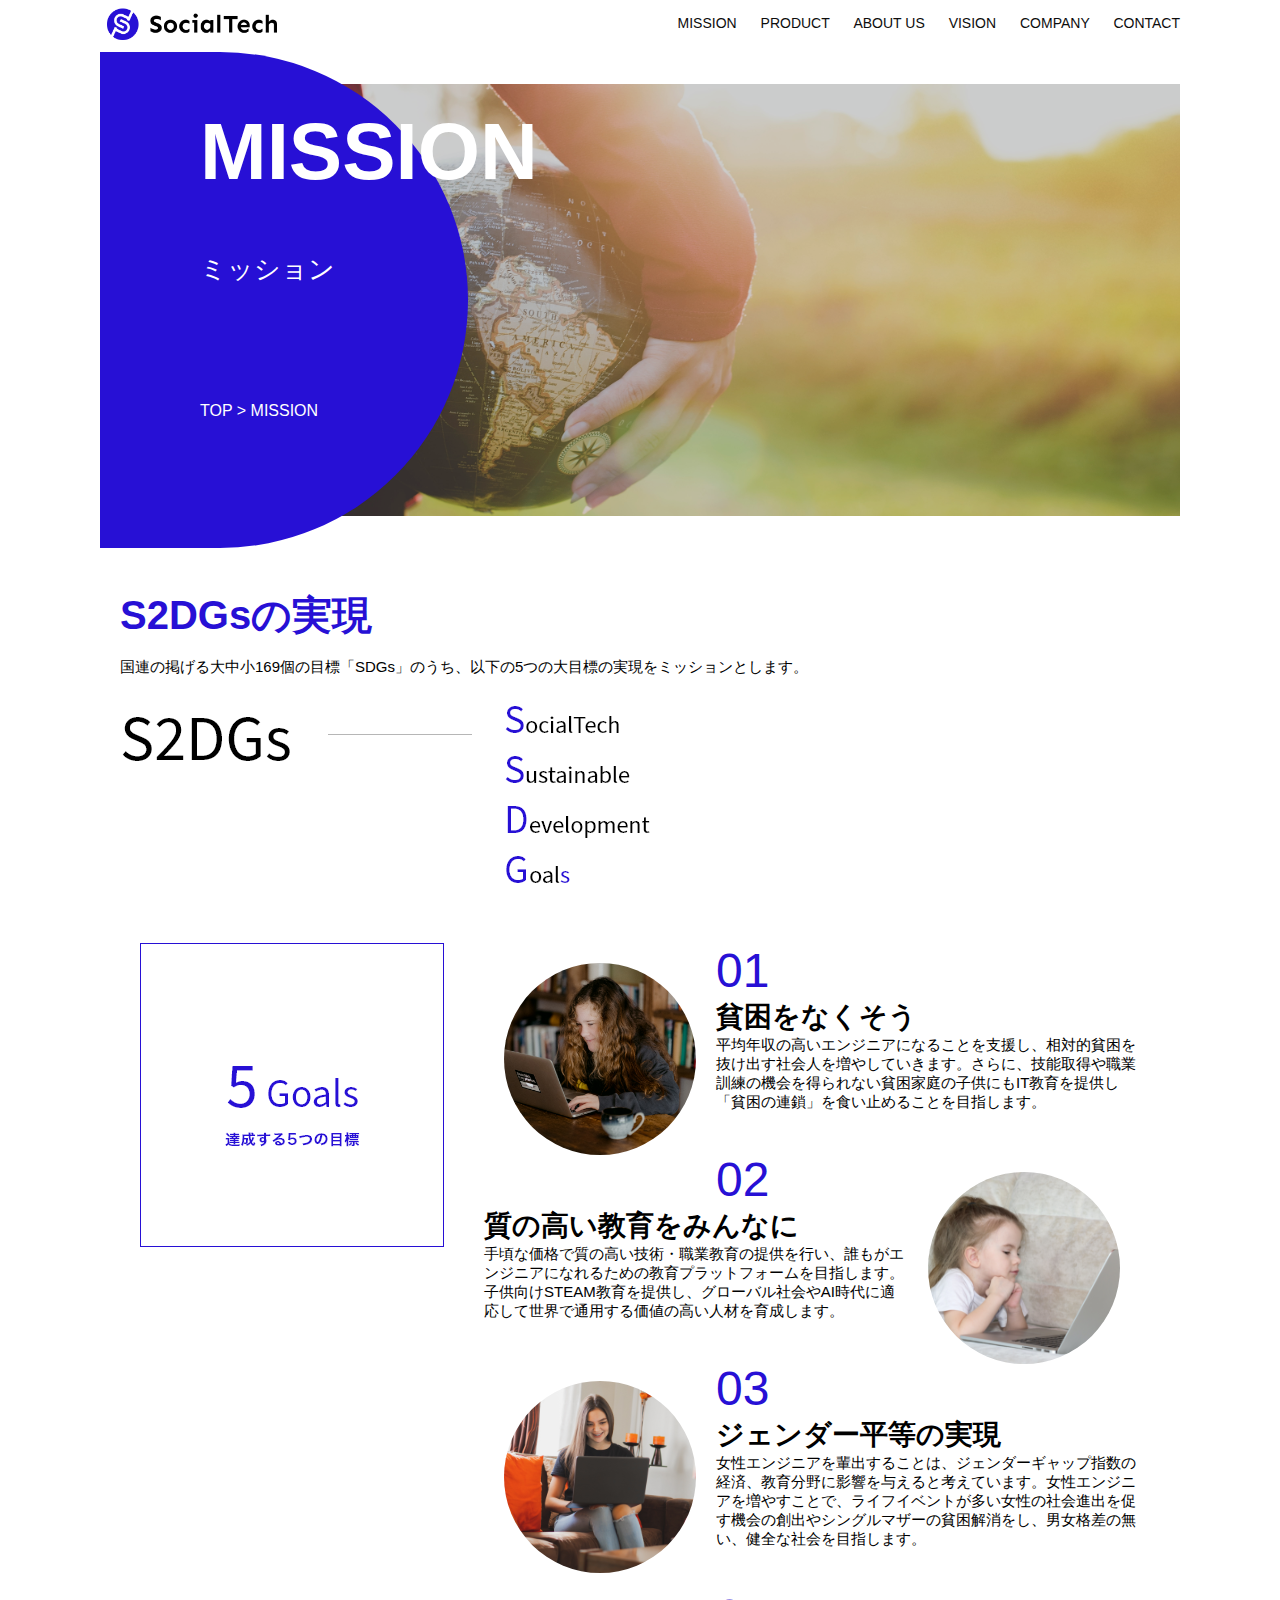
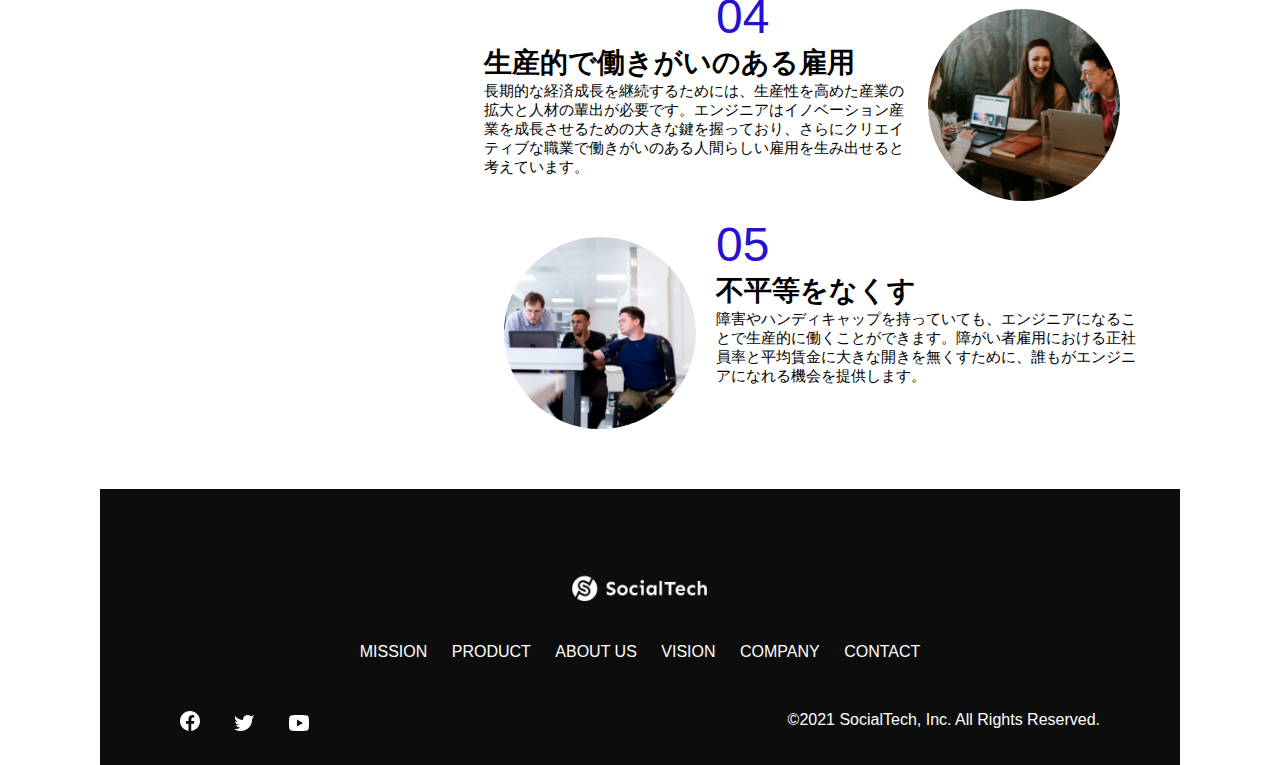
<file: kadai_tutorial_output/mission.html>
<!DOCTYPE html>
<html>
<head>
  <title>SocialTech - MISSION ミッション -</title>
  <meta charset="UTF-8">
  <meta name="description" content="SocialTechが目指す5つの目標（S2DGs）を紹介します">
  <meta name="viewport" content="width=device-width, initial-scale=1.0">
  <link rel="stylesheet" href="style.css">
</head>

<body>
  <!-- ヘッダー -->
  <header>
    <!-- ロゴ -->
    <a href="index.html" id="logo"><img src="images/logo.png" alt="トップページに戻る"></a>

    <!-- PC用ナビゲーション -->
    <nav id="nav-pc">
      <a href="mission.html">MISSION</a>
      <a href="product.html">PRODUCT</a>
      <a href="index.html#aboutus">ABOUT US</a>
      <a href="index.html#vision">VISION</a>
      <a href="index.html#company">COMPANY</a>
      <a href="index.html#contact">CONTACT</a>
    </nav>

    <!-- スマホ用メニューボタン -->
    <img id="menu-sp" src="images/button-menu.png" alt="ナビゲーションを開く" onclick="document.getElementById('nav-sp').style.display = 'block'">

    <!-- スマホ用ナビゲーション -->
    <nav id="nav-sp">
      <img id="close" src="images/button-close.png" alt="ナビゲーションを閉じる" onclick="document.getElementById('nav-sp').style.display = 'none'">
      <a id="logo-sp" href="index.html" onclick="document.getElementById('nav-sp').style.display = 'none'"><img
          src="images/logo-sp.png" alt="トップページに戻る"></a>
      <a class="menu" href="mission.html" onclick="document.getElementById('nav-sp').style.display = 'none'">MISSION</a>
      <a class="menu" href="product.html" onclick="document.getElementById('nav-sp').style.display = 'none'">PRODUCT</a>
      <a class="menu" href="index.html#aboutus" onclick="document.getElementById('nav-sp').style.display = 'none'">ABOUT
        US</a>
      <a class="menu" href="index.html#vision"
        onclick="document.getElementById('nav-sp').style.display = 'none'">VISION</a>
      <a class="menu" href="index.html#company"
        onclick="document.getElementById('nav-sp').style.display = 'none'">COMPANY</a>
      <a class="menu" href="index.html#contact"
        onclick="document.getElementById('nav-sp').style.display = 'none'">CONTACT</a>
      <div id="sns">
        <a href="https://www.facebook.com/sejuku2013"><img src="images/button-facebook.png" alt="Facebookのリンク"></a>
        <a href="https://twitter.com/samuraijuku"><img src="images/button-twitter.png" alt="Twitterのリンク"></a>
        <a href="https://www.youtube.com/channel/UCCFOQO5aDK0xXam4cUQXT8g"><img src="images/button-youtube.png" alt="YouTubeのリンク"></a>
      </div>
    </nav>
  </header>
  <main>
    <article>
        <section id="mission-main">
            <div id="mission-title">
              <h1>MISSION</h1>
              <span>ミッション</span>
              <div>TOP > MISSION</div>
            </div>
          </section>
          <section id="mission-s2dgs">
            <h2 class="mission-h2">S2DGsの実現</h2>
            <p>国連の掲げる大中小169個の目標「SDGs」のうち、以下の5つの大目標の実現をミッションとします。</p>
            <img src="images/mission/mission-s2dgs.png" alt="S2DGs">
          </section>
          <section id="mission-5goals">
            <div>
              <img id="s2dgs-image" src="images/mission/mission-5goals.png" alt="5Goals">
            </div>
            <div>
                <div>
                  <img class="fivegoals-image-left" src="images/mission/mission-5goals01.png" alt="PCを操作する女の子">
                  <span class="fivegoals-number">01</span>
                  <h3 class="fivegoals-h3">貧困をなくそう</h3>
                  <p class="fivegoals-p">
                    平均年収の高いエンジニアになることを支援し、相対的貧困を抜け出す社会人を増やしていきます。さらに、技能取得や職業訓練の機会を得られない貧困家庭の子供にもIT教育を提供し「貧困の連鎖」を食い止めることを目指します。
                  </p>
                </div>
        
                <div>
                  <img class="fivegoals-image-right" src="images/mission/mission-5goals02.png" alt="PCを見つめる小さい女の子">
                  <span class="fivegoals-number">02</span>
                  <h3 class="fivegoals-h3">質の高い教育をみんなに</h3>
                  <p class="fivegoals-p">
                    手頃な価格で質の高い技術・職業教育の提供を行い、誰もがエンジニアになれるための教育プラットフォームを目指します。子供向けSTEAM教育を提供し、グローバル社会やAI時代に適応して世界で通用する価値の高い人材を育成します。
                  </p>
                </div>
        
                <div>
                  <img class="fivegoals-image-left" src="images/mission/mission-5goals03.png" alt="PCを操作する女性">
                  <span class="fivegoals-number">03</span>
                  <h3 class="fivegoals-h3">ジェンダー平等の実現</h3>
                  <p class="fivegoals-p">
                    女性エンジニアを輩出することは、ジェンダーギャップ指数の経済、教育分野に影響を与えると考えています。女性エンジニアを増やすことで、ライフイベントが多い女性の社会進出を促す機会の創出やシングルマザーの貧困解消をし、男女格差の無い、健全な社会を目指します。
                  </p>
                </div>
        
                <div>
                  <img class="fivegoals-image-right" src="images/mission/mission-5goals04.png" alt="笑顔で話し合う3人の男女">
                  <span class="fivegoals-number">04</span>
                  <h3 class="fivegoals-h3">生産的で働きがいのある雇用</h3>
                  <p class="fivegoals-p">
                    長期的な経済成長を継続するためには、生産性を高めた産業の拡大と人材の輩出が必要です。エンジニアはイノベーション産業を成長させるための大きな鍵を握っており、さらにクリエイティブな職業で働きがいのある人間らしい雇用を生み出せると考えています。
                  </p>
                </div>
        
                <div>
                  <img class="fivegoals-image-left" src="images/mission/mission-5goals05.png" alt="障害を持つ男性が生き生きと働く様子">
                  <span class="fivegoals-number">05</span>
                  <h3 class="fivegoals-h3">不平等をなくす</h3>
                  <p class="fivegoals-p">
                    障害やハンディキャップを持っていても、エンジニアになることで生産的に働くことができます。障がい者雇用における正社員率と平均賃金に大きな開きを無くすために、誰もがエンジニアになれる機会を提供します。
                  </p>
                </div>
              </div>
          </section>
    </article>
    <footer>
      <div id="footer-logo">
        <img src="images/logo-sp.png" alt="SocialTech">
      </div>
      <div id="footer-link">
        <a href="mission.html">MISSION</a>
        <a href="product.html">PRODUCT</a>
        <a href="index.html#aboutus">ABOUT US</a>
        <a href="index.html#vision">VISION</a>
        <a href="index.html#company">COMPANY</a>
        <a href="index.html#contact">CONTACT</a>
      </div>
      <div id="sns-footer">
        <a href="https://www.facebook.com/sejuku2013"><img src="images/button-facebook.png" alt="Facebookのリンク"></a>
        <a href="https://twitter.com/samuraijuku"><img src="images/button-twitter.png" alt="Twitterのリンク"></a>
        <a href="https://www.youtube.com/channel/UCCFOQO5aDK0xXam4cUQXT8g"><img src="images/button-youtube.png" alt="YouTubeのリンク"></a>
        <span id="copyright">&copy;2021 SocialTech, Inc. All Rights Reserved. </span>
      </div>
    </footer>
  </main>
</body>

</html>
</file>
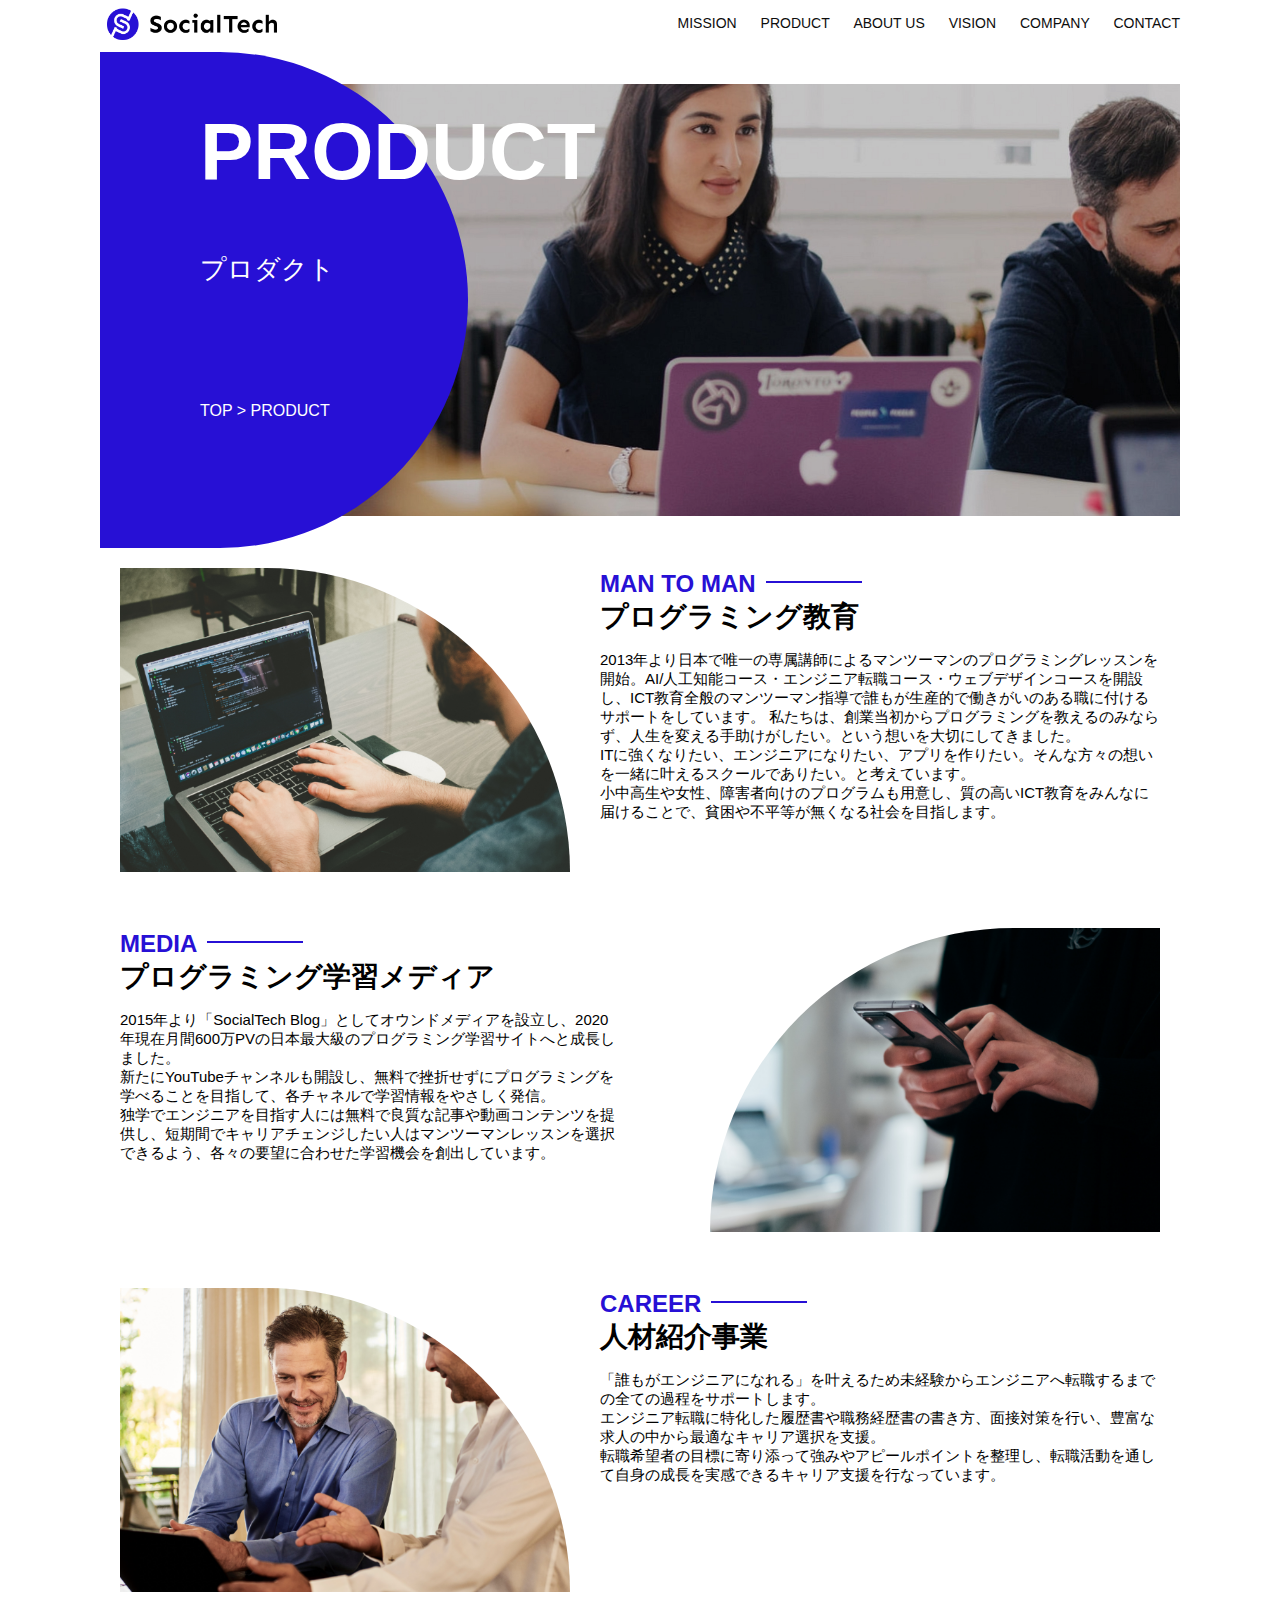
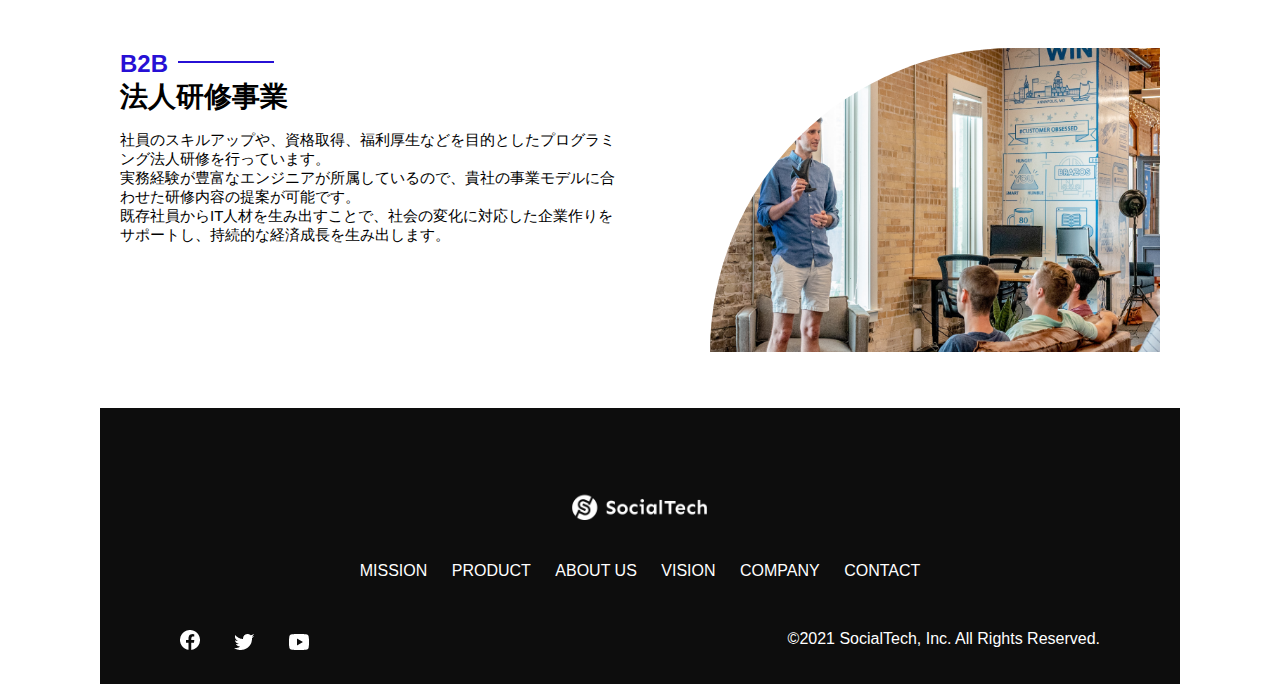
<file: kadai_tutorial_output/product.html>
<!DOCTYPE html>
<html>
<head>
  <title>SocialTech -PRODUCT プロダクト-</title>
  <meta charset="UTF-8">
  <meta name="description" content="SocialTechの4つのプロダクトを紹介します">
  <meta name="viewport" content="width=device-width, initial-scale=1.0">
  <link rel="stylesheet" href="style.css">
</head>

<body>
  <!-- ヘッダー -->
  <header>
    <!-- ロゴ -->
    <a href="index.html" id="logo"><img src="images/logo.png" alt="トップページに戻る"></a>

    <!-- PC用ナビゲーション -->
    <nav id="nav-pc">
      <a href="mission.html">MISSION</a>
      <a href="product.html">PRODUCT</a>
      <a href="index.html#aboutus">ABOUT US</a>
      <a href="index.html#vision">VISION</a>
      <a href="index.html#company">COMPANY</a>
      <a href="index.html#contact">CONTACT</a>
    </nav>

    <!-- スマホ用メニューボタン -->
    <img id="menu-sp" src="images/button-menu.png" alt="ナビゲーションを開く" onclick="document.getElementById('nav-sp').style.display = 'block'">

    <!-- スマホ用ナビゲーション -->
    <nav id="nav-sp">
      <img id="close" src="images/button-close.png" alt="ナビゲーションを閉じる" onclick="document.getElementById('nav-sp').style.display = 'none'">
      <a id="logo-sp" href="index.html" onclick="document.getElementById('nav-sp').style.display = 'none'"><img
          src="images/logo-sp.png" alt="トップページに戻る"></a>
      <a class="menu" href="mission.html" onclick="document.getElementById('nav-sp').style.display = 'none'">MISSION</a>
      <a class="menu" href="product.html" onclick="document.getElementById('nav-sp').style.display = 'none'">PRODUCT</a>
      <a class="menu" href="index.html#aboutus" onclick="document.getElementById('nav-sp').style.display = 'none'">ABOUT
        US</a>
      <a class="menu" href="index.html#vision"
        onclick="document.getElementById('nav-sp').style.display = 'none'">VISION</a>
      <a class="menu" href="index.html#company"
        onclick="document.getElementById('nav-sp').style.display = 'none'">COMPANY</a>
      <a class="menu" href="index.html#contact"
        onclick="document.getElementById('nav-sp').style.display = 'none'">CONTACT</a>
      <div id="sns">
        <a href="https://www.facebook.com/sejuku2013"><img src="images/button-facebook.png" alt="Facebookのリンク"></a>
        <a href="https://twitter.com/samuraijuku"><img src="images/button-twitter.png" alt="Twitterのリンク"></a>
        <a href="https://www.youtube.com/channel/UCCFOQO5aDK0xXam4cUQXT8g"><img src="images/button-youtube.png" alt="YouTubeのリンク"></a>
      </div>
    </nav>
  </header>
  <main>
    <article>
        <section id="product-main">
            <div id="product-title">
              <h1>PRODUCT</h1>
              <span>プロダクト</span>
              <div>TOP > PRODUCT</div>
            </div>
          </section>
          <section class="product-section1">
            <img src="images/product/product-mantoman.png" alt="PCでコードを書く男性">
            <div>
              <h2 class="product-h2">MAN TO MAN</h2>
              <h3 class="product-h3">プログラミング教育</h3>
              <p>
                2013年より日本で唯一の専属講師によるマンツーマンのプログラミングレッスンを開始。AI/人工知能コース・エンジニア転職コース・ウェブデザインコースを開設し、ICT教育全般のマンツーマン指導で誰もが生産的で働きがいのある職に付けるサポートをしています。
                私たちは、創業当初からプログラミングを教えるのみならず、人生を変える手助けがしたい。という想いを大切にしてきました。<br>ITに強くなりたい、エンジニアになりたい、アプリを作りたい。そんな方々の想いを一緒に叶えるスクールでありたい。と考えています。<br>小中高生や女性、障害者向けのプログラムも用意し、質の高いICT教育をみんなに届けることで、貧困や不平等が無くなる社会を目指します。
              </p>
            </div>
          </section>
          <section class="product-section2">
            <div>
              <h2 class="product-h2">MEDIA</h2>
              <h3 class="product-h3">プログラミング学習メディア</h3>
              <p>2015年より「SocialTech
                Blog」としてオウンドメディアを設立し、2020年現在月間600万PVの日本最大級のプログラミング学習サイトへと成長しました。<br>新たにYouTubeチャンネルも開設し、無料で挫折せずにプログラミングを学べることを目指して、各チャネルで学習情報をやさしく発信。<br>独学でエンジニアを目指す人には無料で良質な記事や動画コンテンツを提供し、短期間でキャリアチェンジしたい人はマンツーマンレッスンを選択できるよう、各々の要望に合わせた学習機会を創出しています。
              </p>
            </div>
            <img src="images/product/product-media.png" alt="スマートフォンを操作する人">
          </section>
          <section class="product-section1">
            <img src="images/product/product-career.png" alt="笑顔で話し合う2人の男性">
            <div>
              <h2 class="product-h2">CAREER</h2>
              <h3 class="product-h3">人材紹介事業</h3>
              <p>
                「誰もがエンジニアになれる」を叶えるため未経験からエンジニアへ転職するまでの全ての過程をサポートします。<br>エンジニア転職に特化した履歴書や職務経歴書の書き方、面接対策を行い、豊富な求人の中から最適なキャリア選択を支援。<br>転職希望者の目標に寄り添って強みやアピールポイントを整理し、転職活動を通して自身の成長を実感できるキャリア支援を行なっています。<br>
              </p>
            </div>
          </section>
          <section class="product-section2">
            <div>
              <h2 class="product-h2">B2B</h2>
              <h3 class="product-h3">法人研修事業</h3>
              <p>
                社員のスキルアップや、資格取得、福利厚生などを目的としたプログラミング法人研修を行っています。<br>実務経験が豊富なエンジニアが所属しているので、貴社の事業モデルに合わせた研修内容の提案が可能です。<br>既存社員からIT人材を生み出すことで、社会の変化に対応した企業作りをサポートし、持続的な経済成長を生み出します。
              </p>
            </div>
            <img src="images/product/product-b2b.png" alt="講演中の男性とそれを聴く人々">
          </section>
    </article>
    <footer>
      <div id="footer-logo">
        <img src="images/logo-sp.png" alt="SocialTech">
      </div>
      <div id="footer-link">
        <a href="mission.html">MISSION</a>
        <a href="product.html">PRODUCT</a>
        <a href="index.html#aboutus">ABOUT US</a>
        <a href="index.html#vision">VISION</a>
        <a href="index.html#company">COMPANY</a>
        <a href="index.html#contact">CONTACT</a>
      </div>
      <div id="sns-footer">
        <a href="https://www.facebook.com/sejuku2013"><img src="images/button-facebook.png" alt="Facebookのリンク"></a>
        <a href="https://twitter.com/samuraijuku"><img src="images/button-twitter.png" alt="Twitterのリンク"></a>
        <a href="https://www.youtube.com/channel/UCCFOQO5aDK0xXam4cUQXT8g"><img src="images/button-youtube.png" alt="YouTubeのリンク"></a>
        <span id="copyright">&copy;2021 SocialTech, Inc. All Rights Reserved. </span>
      </div>
    </footer>
  </main>
</body>

</html>
</file>
<file: kadai_012/style.css>
/* PC、スマホ共通スタイル */
body {
  font-family: "Source Sans Pro", "Hiragino Kaku Gothic ProN", Meiryo, Arial,
    sans-serif;
}

p {
  font-size: 15px;
}

/*================
PC用のスタイル 
=================*/
/* 横幅設定 */
body {
  max-width: 1080px;
  min-width: 960px;
  margin: 0 auto 0 auto;
}

/* ヘッダー */
header {
  display: flex;
  justify-content: space-between;
}

/* ナビゲーションのレイアウト */
#nav-pc {
  text-align: right;
  font-size: 14px;
  padding-top: 15px;
}

/* ナビゲーションのリンクの装飾設定 */
#nav-pc>a {
  text-decoration: none;
  margin-left: 20px;
}

#nav-pc>a:link {
  color: #0d0d0d;
}

#nav-pc>a:visited {
  color: #0d0d0d;
}

#nav-pc>a:hover {
  color: #0d0d0d;
  text-decoration: underline;
}

#nav-pc>a:active {
  color: #0d0d0d;
}

/* メインビジュアル*/
#main-visual {
  position: relative;
  height: 400px;
}

#main-message {
  position: absolute;
  top: 0;
  left: 0;
  background-color: #2710d5;
  color: #ffffff;
  border-radius: 0 0 476px 0;
  max-width: 620px;
  height: 100%;
  width: 100%;
  z-index: 11;
}

#main-message>h1 {
  font-size: 60px;
  font-weight: bold;
  margin: 100px 0 0 50px;
}

#main-message>p {
  font-size: 28px;
  margin: 0 0 0 50px;
}

#main-visual>img {
  max-width: 620px;
  border-radius: 476px 0 0 0;
  position: absolute;
  top: 0;
  right: 0;
  z-index: 10;
}

/* 見出し */
h2 {
  margin: 40px 0 0 0;
}

h2::after {
  content: url("images/line.png");
  margin-left: 10px;
}

h3 {
  font-size: 27px;
}

/* ミッション */
#mission {
  margin: 80px auto 80px auto;
  width: 100%;
}

#mission-flex {
  width: 100%;
  display: flex;
}

#mission-flex>div {
  width: 50%;
  margin: 20px;
}

#mission-photo {
  width: 100%;
}

#s2dgs {
  margin-top: 50px;
}

/* プロダクト */
#product {
  background-color: #fafafa;
  width: 100%;
  margin: 80px 0 80px 0;
  padding: 10px 40px 0px 40px;
}

/* 外枠 */
#product>div {
  margin-top: 40px;
  display: flex;
}

/* 左のカラム */
#product-left {
  width: 50%;
  margin-right: 20px;
}

/* 右のカラム */
#product-right {
  width: 50%;
  margin-left: 20px;
  margin-top: 80px;
}

/* 画像＋説明の枠 */
#product-left>div {
  position: relative;
  height: 480px;
  margin-right: 20px;
}

#product-right>div {
  position: relative;
  height: 480px;
  margin-left: 20px;
}

/* 画像 */
.product-photo {
  width: 100%;
}

/* 説明文の枠 */
.product-explain {
  background-color: #ffffff;
  position: absolute;
  left: 0;
  top: 280px;
  margin: 0 40px 0 40px;
  padding: 20px;
  box-shadow: 5px 5px 10px rgba(0, 0, 0, 0.05);
}

/* 説明文の英語 */
.product-explain>span {
  color: #2710d5;
  font-weight: bold;
  font-size: 16px;
  margin: 0;
}

/* 説明文の見出し */
.product-explain>h3 {
  margin: 5px 0 5px 0;
}

/* 説明文 */
.product-explain>p {
  margin: 0;
}

/* 「もっとみる」ボタン */
#product-more {
  margin: 0 auto -42px auto;
}

/* ABOUT US */
#aboutus {
  margin: 80px auto 80px auto;
}

/* 3つの組織文化と画像を入れる枠 */
#aboutus>div {
  display: flex;
}

/* 画像 */
.culture-img {
  width: 100%;
  align-self: flex-start;
}

.culture-img2 {
  margin-top: 50px;
  width: 100%;
}

/* 3つの組織文化の表 */
.culture-table {
  max-width: 500px;
  margin-right: 50px;
}

/* 番号 */
.culture-num {
  font-size: 80px;
  color: #2710d5;
  margin: 0 20px 0 0;
}

/* 組織文化英語 */
.culture-en {
  color: #2710d5;
  font-weight: bold;
  font-size: 24px;
  display: block;
}

/* 組織文化日本語 */
.culture-jp {
  font-size: 28px;
  font-weight: bold;
}

/* 説明文 */
.culture-description {
  margin: 0;
}

/* ビジョン */
#vision {
  margin: 80px auto 80px auto;
}

/* セクション内の外枠 */
#vision>div {
  width: 100%;
  display: flex;
  justify-content: space-between;
  flex-wrap: wrap;
}

/* 7つの行動指針の枠 */
.vision-box {
  width: 300px;
  height: 300px;
  margin-bottom: 30px;
  position: relative;
}

.vision-box>img {
  width: 100%;
  height: auto;
  position: absolute;
  top: 0;
  left: 0;
  z-index: 30;
}

.vision-box>span {
  position: absolute;
  top: 0;
  left: 0;
  z-index: 31;
  margin-right: 20px;
}

.vision-box>span>h4 {
  color: #2710d5;
  font-size: 19px;
  margin: 80px 0 0 0;
  Ï
}

.vision-box>span>h4::first-letter {
  font-size: 40px;
}

.vision-box>span>h5 {
  font-size: 20px;
  margin: 0 0 0 0;
}

.vision-box>span>p {
  margin: 10px 0 0 0;
}

/* 会社概要 */
#company {
  margin: 80px auto 80px auto;
}

#company-table {
  width: 100%;
}

.tableheader {
  text-align: left;
  padding: 20px;
  border-bottom-color: #2710d5;
  border-bottom-width: 1px;
  border-bottom-style: solid;
  width: 100px;
}

.tableheader-first {
  text-align: left;
  padding: 20px;
  border-bottom-color: #2710d5;
  border-bottom-width: 1px;
  border-bottom-style: solid;
  border-top-color: #2710d5;
  border-top-width: 1px;
  border-top-style: solid;
  width: 100px;
}

.cell {
  padding: 30px;
  border-bottom-color: #ececec;
  border-bottom-width: 1px;
  border-bottom-style: solid;
}

.cell-first {
  padding: 30px;
  border-bottom-color: #ececec;
  border-bottom-width: 1px;
  border-bottom-style: solid;
  border-top-color: #ececec;
  border-top-width: 1px;
  border-top-style: solid;
}

#company>iframe {
  width: 100%;
  height: 368px;
  margin-top: 40px;
}

/* お問い合わせ */
#contact {
  margin: 80px auto 80px auto;
}

/* 外枠 */
#contact>form>div {
  display: flex;
  flex-direction: row;
  flex-wrap: wrap;
  padding-bottom: 30px;
}

/* 左列の見出し */
.contact-heading {
  width: 240px;
  align-self: center;
}

/* 見出しのラベル */
.contact-label {
  font-weight: bold;
}

/* 必須 */
.contact-span {
  color: #ce2222;
  margin: 0 0 0 20px;
  font-weight: bold;
}

/* テキストボックス */
.contact-textbox {
  border-top: 0;
  border-left: 0;
  border-right: 0;
  border-bottom-width: 1px;
  border-bottom-color: #707070;
  border-bottom-style: solid;
  background-color: #fafafa;
  width: 400px;
  height: 56px;
}

/* お問い合わせ内容のテキストエリア */
.contact-textarea {
  border-top: 0;
  border-left: 0;
  border-right: 0;
  border-bottom-width: 1px;
  border-bottom-color: #707070;
  border-bottom-style: solid;
  background-color: #fafafa;
  width: 400px;
  height: 200px;
}

/* 個人情報の取り扱い */
details {
  width: 700px;
}

details>div {
  background-color: #fafafa;
  padding: 20px;
}

details>div>span {
  font-weight: bold;
}

/* フッター */
footer {
  background-color: #0d0d0d;
  text-align: center;
  padding: 80px 80px 30px 80px;
}

#footer-logo {
  margin-bottom: 30px;
}

#footer-link {
  margin-bottom: 50px;
}
#footer-link > a {
  text-decoration: none;
  margin: 10px;
}
#footer-link > a:link {
  color: #ffffff;
}
#footer-link > a:visited {
  color: #ffffff;
}
#footer-link > a:hover {
  color: #ffffff;
  text-decoration: underline;
}
#footer-link > a:active {
  color: #ffffff;
}

#sns-footer {
  text-align: left;
  width: 100%;
}

#sns-footer > a {
  margin-right: 30px;
}

#copyright {
  color: #ffffff;
  float: right;
}

#cases{
  margin: 40px auto 40px auto;
  width: 100%;
}

ul{
  display: flex;
  list-style-type: none;
}

li{
  align-items: center;
  width: 33%;
  margin: 20px 20px 20px 20px;
}

.case-card{
  background-color: #FFFFFF;
  max-height: 400px;
  box-shadow: 5px 5px 15px rgba(0, 0, 0, 0.2);
}

.case-img{
  width: 100%;
}

.case-info{
  padding: 10px 20px 10px 20px;
}

.case-name{
  color: #2710d5;
  font-size: 19px;
}

.case-content{
  font-size: 14px;
}
</file>
<file: kadai_013/style.css>
/* PC、スマホ共通スタイル */
body {
  font-family: "Source Sans Pro", "Hiragino Kaku Gothic ProN", Meiryo, Arial,
    sans-serif;
}

p {
  font-size: 15px;
}

#main-visual>img {
  width: 100%;
}

/*================
PC用のスタイル 
=================*/
@media screen and (min-width: 768px) {
  /* 横幅設定 */
  body {
    max-width: 1080px;
    min-width: 960px;
    margin: 0 auto 0 auto;
  }

  /* ヘッダー */
  header {
    display: flex;
    justify-content: space-between;
  }

  /* ナビゲーションのレイアウト */
  #nav-pc {
    text-align: right;
    font-size: 14px;
    padding-top: 15px;
  }

  /* ナビゲーションのリンクの装飾設定 */
  #nav-pc>a {
    text-decoration: none;
    margin-left: 20px;
  }

  #nav-pc>a:link {
    color: #0d0d0d;
  }

  #nav-pc>a:visited {
    color: #0d0d0d;
  }

  #nav-pc>a:hover {
    color: #0d0d0d;
    text-decoration: underline;
  }

  #nav-pc>a:active {
    color: #0d0d0d;
  }

  #menu-sp{
    display: none;
  }

  #nav-sp{
    display: none;
  }
}
  

/*================
スマホ用のスタイル 
=================*/
@media screen and (max-width: 767px){ 
  /* 横幅設定 */
  body{
    min-width: 375px;
    margin: 0 0 0 0;
  }
  /* PCのナビゲーションを非表示に */
  #nav-pc{
    display: none;
  }
  /* ハンバーガーメニュー */
  #menu-sp{
    float: right;
    padding: 0 0 0 0;
  }
  /*スマホ用ナビゲーション */
  #nav-sp{
    background-color: #ce933e;
    position: absolute;
    left: 0;
    top: 0;
    height: 100%;
    width: 100%;
    display: none;
    z-index: 100;
  }
  /* xボタン */
  #close{
    position: absolute;
    top: 20px;
    right: 20px;
  }
  /* ナビゲーションメニュー用ロゴ	 */
  #logo-sp{
    margin: 80px 0px 30px 20px;
  }
  #nav-sp > a{
    display: block;
  }
  #nav-sp > a:link{
    color: #ffffff;
  }
  #nav-sp > a:visited{
    color: #ffffff;
  }
  #nav-sp > a:hover{
    color: #ffffff;
    text-decoration: underline;
  }
  #nav-sp > a:active{
    color: #ffffff;
  }
  #nav-sp > .menu{
    text-decoration: none;
    display: block;
    margin: 0 20px 0 20px;
    height: 44px;
    font-size: 16px;
    background-image: url(images/arrow.png);
    background-repeat: no-repeat;
    background-position: right top;
  }
}
</file>
<file: kadai_tutorial_output/style.css>
/* PC、スマホ共通スタイル */
body {
    font-family: "Source Sans Pro", "Hiragino Kaku Gothic ProN", Meiryo, Arial, sans-serif;
  }
  
  p {
    font-size: 15px;
  }
  
  /*================
   PC用のスタイル 
  =================*/
  @media screen and (min-width: 768px){
  /* 横幅設定 */
  body {
    max-width: 1080px;
    min-width: 960px;
    margin: 0 auto 0 auto;
  }
  
  /* ヘッダー */
  header {
    display: flex;
    justify-content: space-between;
  }
  
 /* ナビゲーションのレイアウト */
 #nav-pc {
    text-align: right;
    font-size: 14px;
    padding-top: 15px;
 }
 
 /* ナビゲーションのリンクの装飾設定 */
 #nav-pc > a {
   text-decoration: none;
   margin-left: 20px;
 }
 #nav-pc > a:link {
   color: #0d0d0d;
 }
 #nav-pc > a:visited {
   color: #0d0d0d;
 }
 #nav-pc > a:hover {
   color: #0d0d0d;
   text-decoration: underline;
 }
 #nav-pc > a:active {
   color: #0d0d0d;
 }

 /* スマホ用のナビを非表示 */
 #nav-sp,
 #menu-sp{
  display: none;
 }
  
 /* メインビジュアル */
 #main-visual{
    position: relative;
    height: 400px;
 }
 #main-message{
    position: absolute;
    top: 0;
    left: 0;
    background-color: #2710d5;
    color: #ffffff;
    border-radius: 0 0 476px 0;
    max-width: 620px;
    width: 100%;
    height: 100%;
    z-index: 11;
 }
 
 #main-message > h1{
    font-size: 60px;
    font-weight: bold;
    margin: 100px 0 0 50px;
 }
 #main-message > p{
    font-size: 28px;
    margin: 0 0 0 50px;
 }
 #main-visual > img{
    max-width: 620px;
    border-radius: 476px 0 0 0;
    position: absolute;
    top: 0;
    right: 0;
    z-index: 10;
 }

 /* 見出し */
 h2{
    margin: 40px 0 0 0;
 }
 h2::after{
    content: url("images/line.png");
    margin-left: 10px;
 }
h3{
    font-size: 27px;
}

/* ミッション */
#mission{
    margin: 80px auto 80px auto;
    width: 100%;
}
#mission-flex{
    width: 100%;
    display: flex;
}
#mission-flex > div{
    width: 50%;
    margin: 20px 20px 20px 20px;
}
#mission-phote{
    width: 100%;
}
#s2dga{
    margin: 50px 0 0 0;
    width: 100%;
}

/* プロダクト */
#product{
    background-color: #fafafa;
    margin: 80px 0 80px 0;
    padding: 10px 40px 0 40px;
}

/* 外枠 */
#product > div{
    margin: 40px 0 0 0;
    display: flex;
}

/* 左のカラム */
#product-left{
    width: 50%;
    margin: 0 20px 0 20px;
}

/* 右のカラム */
#product-right{
    width: 50%;
    margin: 80px 20px 0 20px;
}

/* 画像＋説明の枠 */
#product-left > div{
    position: relative;
    height: 480px;
    margin: 0 20px 0 0;
}
#product-right > div{
    position: relative;
    height: 480px;
    margin: 0 0 0 20px;
}

/* 画像 */
.product-photo{
    width: 100%;
}

/* 説明文の枠 */
.product-explain{
    background-color: #ffffff;
    position: absolute;
    left: 0;
    top: 280px;
    margin: 0 40px 0 40px;
    padding: 20px 20px 20px 20px;
    box-shadow: 5px 5px 10px rgba(0, 0, 0, 0.05);
}
.product-explain > span{
    color: #2710d5;
    font-weight: bold;
    font-size: 16px;
    margin: 0;
}
.product-explain > h3{
    font-size: 20px;
    margin: 5px 0 5px 0;
}
.product-explain > p{
    font-size: 14px;
    margin: 0;
}
#product-more{
    margin: 0 auto -42px auto;
}

/* ABOUT US */
#aboutus{
    margin: 80px auto 80px auto;
}
#aboutus > div{
    display: flex;
}
.culture-img{
    width: 100%;
    align-self: flex-start;
}
.culture-img2{
    margin: 50px;
    width: 100%;
}
.culture-table{
    margin: 0 50px 0 0;
}
.culture-num{
    font-size: 80px;
    color: #2710d5;
    margin: 0 20px 0 0;
}
.culture-en{
    color: #2710d5;
    font-weight: bold;
    font-size: 24px;
    display: block;
}
.culture-jp{
    font-size: 28px;
    font-weight: bold;
}
.culture-description{
    margin: 0 0 0 0;
}

/* ビジョン */
#vision {
    margin: 80px auto 80px auto;
  }
  
  /* セクション内の外枠 */
  #vision > div {
    width: 100%;
    display: flex;
    justify-content: space-between;
    flex-wrap: wrap;
  }
  
  /* 7つの行動指針の枠 */
  .vision-box {
    width: 300px;
    height: 300px;
    margin-bottom: 30px;
    position: relative;
  }
  
 .vision-box > img {
   width: 100%;
   height: auto;
   position: absolute;
   top: 0;
   left: 0;
   z-index: 30;
 }
 
 .vision-box > span {
   position: absolute;
   top: 0;
   left: 0;
   z-index: 31;
   margin-right: 20px;
 }
 
 .vision-box > span > h4 {
   color: #2710d5;
   font-size: 19px;
   margin: 80px 0 0 0;
 }
 
 .vision-box > span > h4::first-letter {
   font-size: 40px;
 }
 
 .vision-box > span > h5 {
   font-size: 20px;
   margin: 0 0 0 0;
 }
 
 .vision-box > span > p {
   margin: 10px 0 0 0;
 }

 /* 会社概要 */
#company {
    margin: 80px auto 80px auto;
  }
  
  #company-table {
    width: 100%;
  }
  
  .tableheader {
    text-align: left;
    padding: 20px;
    border-bottom-color: #2710d5;
    border-bottom-width: 1px;
    border-bottom-style: solid;
    width: 100px;
  }
  
  .tableheader-first {
    text-align: left;
    padding: 20px;
    border-bottom-color: #2710d5;
    border-bottom-width: 1px;
    border-bottom-style: solid;
    border-top-color: #2710d5;
    border-top-width: 1px;
    border-top-style: solid;
    width: 100px;
  }
  
  .cell {
    padding: 30px;
    border-bottom-color: #ececec;
    border-bottom-width: 1px;
    border-bottom-style: solid;
  }
  
  .cell-first {
    padding: 30px;
    border-bottom-color: #ececec;
    border-bottom-width: 1px;
    border-bottom-style: solid;
    border-top-color: #ececec;
    border-top-width: 1px;
    border-top-style: solid;
  }
  
    #company > iframe {
      width: 100%;
      height: 368px;
      margin-top: 40px;
    }
  
  /* お問い合わせ */
#contact {
    margin: 80px auto 80px auto;
  }
  
  /* 外枠 */
  #contact > form > div {
    display: flex;
    flex-direction: row;
    flex-wrap: wrap;
    padding-bottom: 30px;
  }
  
  /* 左列の見出し */
  .contact-heading {
    width: 240px;
    align-self: center;
  }
  /* 見出しのラベル */
  .contact-label {
    font-weight: bold;
  }
  /* 必須 */
  .contact-span {
    color: #ce2222;
    margin: 0 0 0 20px;
    font-weight: bold;
  }
  
  /* テキストボックス */
  .contact-textbox {
    border-top: 0;
    border-left: 0;
    border-right: 0;
    border-bottom-width: 1px;
    border-bottom-color: #707070;
    border-bottom-style: solid;
    background-color: #fafafa;
    width: 400px;
    height: 56px;
  }
  /* お問い合わせ内容のテキストエリア */
  .contact-textarea {
    border-top: 0;
    border-left: 0;
    border-right: 0;
    border-bottom-width: 1px;
    border-bottom-color: #707070;
    border-bottom-style: solid;
    background-color: #fafafa;
    width: 400px;
    height: 200px;
  }
  
    /* 個人情報の取り扱い */
    details {
      width: 700px;
    }
    details > div {
      background-color: #fafafa;
      padding: 20px;
    } 
    details > div > span {
      font-weight: bold;
    }
    
      /* フッター */
  footer {
    background-color: #0d0d0d;
    text-align: center;
    padding: 80px 80px 30px 80px;
  }
  
  #footer-logo {
    margin-bottom: 30px;
  }
  #footer-link {
    margin-bottom: 50px;
  }
  #footer-link > a {
    text-decoration: none;
    margin: 10px;
  }
  #footer-link > a:link {
    color: #ffffff;
  }
  #footer-link > a:visited {
    color: #ffffff;
  }
  #footer-link > a:hover {
    color: #ffffff;
    text-decoration: underline;
  }
  #footer-link > a:active {
    color: #ffffff;
  }
  #sns-footer {
    text-align: left;
    width: 100%;
  }
 
  #sns-footer > a {
    margin-right: 30px;
  }
  
  #copyright {
    color: #ffffff;
    float: right;
  }

    /* mission.html用スタイル */
   /* ミッションのメインビジュアル */
   #mission-main {
    height: 496px;
    width: 100%;
    background-image: url("images/mission/mission-main.png");
    background-repeat: no-repeat;
    background-position-y: center;
  }

  #mission-title {
    background-color: #2710d5;
    width: 368px;
    color: #ffffff;
    height: 496px;
    border-radius: 0 248px 248px 0;
    position: relative;
  }

  #mission-title > h1 {
    position: absolute;
    top: 0;
    left: 100px;
    font-size: 80px;
  }

  #mission-title > span {
    position: absolute;
    top: 200px;
    left: 100px;
    font-size: 26px;
  }

  #mission-title > div {
    position: absolute;
    top: 350px;
    left: 100px;
    font-size: 16px;
  }

  #mission-s2dgs {
    width: 100%;
    margin: 20px;
  }

  .mission-h2 {
    color: #2710d5;
    font-size: 40px;
  }

  .mission-h2::after {
    content: none;
  }

  #mission-5goals {
    margin: 20px;
    display: flex;
  }

  #mission-5goals > div {
    flex-grow: 1;
    padding: 20px;
  }

  #mission-5goals > div > div {
    margin-bottom: 40px;
  }

  .fivegoals-image-right {
    float: right;
    margin: 20px;
  }

  .fivegoals-image-left {
    float: left;
    margin: 20px;
  }

  .fivegoals-number {
    color: #2710d5;
    font-size: 48px;
    margin: 0;
  }

  .fivegoals-h3 {
    font-size: 28px;
    margin: 0;
  }

  .fivegoals-p {
    margin: 0;
  }

     /* プロダクトページ */
     #product-main {
      height: 496px;
      width: 100%;
      background-image: url("images/product/product-main.png");
      background-repeat: no-repeat;
      background-position-y: center;
    }
  
    #product-title {
      background-color: #2710d5;
      width: 368px;
      color: #ffffff;
      height: 496px;
      border-radius: 0 248px 248px 0;
      position: relative;
    }
    #product-title > h1 {
      position: absolute;
      top: 0;
      left: 100px;
      font-size: 80px;
    }
  
    #product-title > span {
      position: absolute;
      top: 200px;
      left: 100px;
      font-size: 26px;
    }
  
    #product-title > div {
      position: absolute;
      top: 350px;
      left: 100px;
      font-size: 16px;
    }

       /* セクション1 */
   .product-section1 {
    position: relative;
    margin: 20px;
    height: 340px;
  }

  .product-section1 > img {
    position: absolute;
    top: 0;
    left: 0;
    width: 450px;
    margin: 0 40px 30px 0;
    border-radius: 0 432px 0 0;
  }

  .product-section1 > div {
    position: absolute;
    top: 0;
    left: 480px;
  }

  /* セクション2 */
  .product-section2 {
    position: relative;
    margin: 20px;
    height: 340px;
  }

  .product-section2 > img {
    position: absolute;
    top: 0;
    right: 0;
    width: 450px;
    margin: 0 0 30px 40px;
    border-radius: 432px 0 0 0;
  }

  .product-section2 > div {
    width: 500px;
    position: absolute;
    top: 0;
    left: 0;
  }

  .product-h2 {
    color: #2710d5;
    font-size: 24px;
    margin: 0;
  }

  .product-h3 {
    font-size: 28px;
    margin: 0;
  }
}

/*====================
スマートフォン用のスタイル
=====================*/
@media screen and (max-width: 767px) {
  body {
    min-width: 375px;
    margin: 0;
  }
    /* フッター */
    footer {
      background-color: #0d0d0d;
      padding: 30px 0 50px 20px;
    }
  
    #footer-logo {
      margin-bottom: 30px;
    }
    #footer-link {
      margin-bottom: 50px;
    }
    #footer-link > a {
      text-decoration: none;
      margin: 0 20px 30px 0;
      display: block;
      background-image: url("images/arrow.png");
      background-repeat: no-repeat;
      background-position: right top;
    }
    #footer-link > a:link {
      color: #ffffff;
    }
    #footer-link > a:visited {
      color: #ffffff;
    }
    #footer-link > a:hover {
      color: #ffffff;
      text-decoration: underline;
    }
    #footer-link > a:active {
      color: #ffffff;
    }
  
    #sns-footer > a {
      margin-right: 30px;
    }
  
    #copyright {
      font-size: 12px;
      display: block;
      margin-top: 30px;
      color: #ffffff;
    }
  
     /* mission.html用スタイル */
     /* ミッションのメインビジュアル */
     #mission-main {
       height: 256px;
       width: 100%;
       background-image: url("images/mission/mission-main.png");
       background-repeat: no-repeat;
       background-position-y: center;
       background-size: auto 208px;
     }
   
     #mission-title {
       background-color: #2710d5;
       width: 136px;
       color: #ffffff;
       height: 256px;
       border-radius: 0 248px 248px 0;
       position: relative;
     }
     #mission-title > h1 {
       position: absolute;
       top: 0;
       left: 20px;
       font-size: 40px;
     }
   
     #mission-title > span {
       position: absolute;
       top: 110px;
       left: 20px;
       font-size: 18px;
     }
   
     #mission-title > div {
       position: absolute;
       top: 180px;
       left: 20px;
       font-size: 13px;
     }

      /* ミッションページ　S2DGSの設定 */
   #mission-s2dgs {
    margin: 20px;
  }

  .mission-h2 {
    color: #2710d5;
    font-size: 38px;
    margin: 0px;
  }

  .mission-h2::after {
    content: none;
  }

  #mission-s2dgs > img {
    width: 100%;
  }

     /* ミッションページ　5Goalsの設定 */
     #mission-5goals {
      margin: 20px;
    }
  
    #mission-5goals > div > div {
      margin-bottom: 40px;
    }
  
    #s2dgs-image {
      width: 100%;
    }
    .fivegoals-image-right {
      margin: 20px auto 20px auto;
      display: block;
    }
  
    .fivegoals-image-left {
      margin: 20px auto 20px auto;
      display: block;
    }
  
    .fivegoals-number {
      color: #2710d5;
      font-size: 48px;
      margin: 0;
    }
  
    .fivegoals-h3 {
      font-size: 28px;
      margin: 0;
    }
    .fivegoals-p {
      margin: 0;
    }

       /* プロダクトページ */
   #product-main {
    height: 256px;
    width: 100%;
    background-image: url("images/product/product-main.png");
    background-repeat: no-repeat;
    background-position-y: center;
    background-size: auto 208px;
  }
  #product-title {
    background-color: #2710d5;
    width: 136px;
    color: #ffffff;
    height: 256px;
    border-radius: 0 248px 248px 0;
    position: relative;
  }
  #product-title > h1 {
    position: absolute;
    top: 0;
    left: 20px;
    font-size: 40px;
  }
  #product-title > span {
    position: absolute;
    top: 110px;
    left: 20px;
    font-size: 18px;
  }
  #product-title > div {
    position: absolute;
    top: 180px;
    left: 20px;
    font-size: 13px;
  }

  .product-section1 {
    margin: 20px;
  }

  .product-section1 > img {
    width: 100%;
    border-radius: 0 300px 0 0;
  }
  
  .product-section2 {
    margin: 20px;
    display: flex;
    flex-direction: column;
  }

  .product-section2 > img {
    order: 1;
    width: 100%;
    border-radius: 300px 0 0 0;
  }

  .product-section2 > div {
    order: 2;
  }

  .product-h2 {
    color: #2710d5;
    font-size: 24px;
    margin: 0;
  }

  .product-h3 {
    font-size: 28px;
    margin: 0;
  }


  }
</file>
